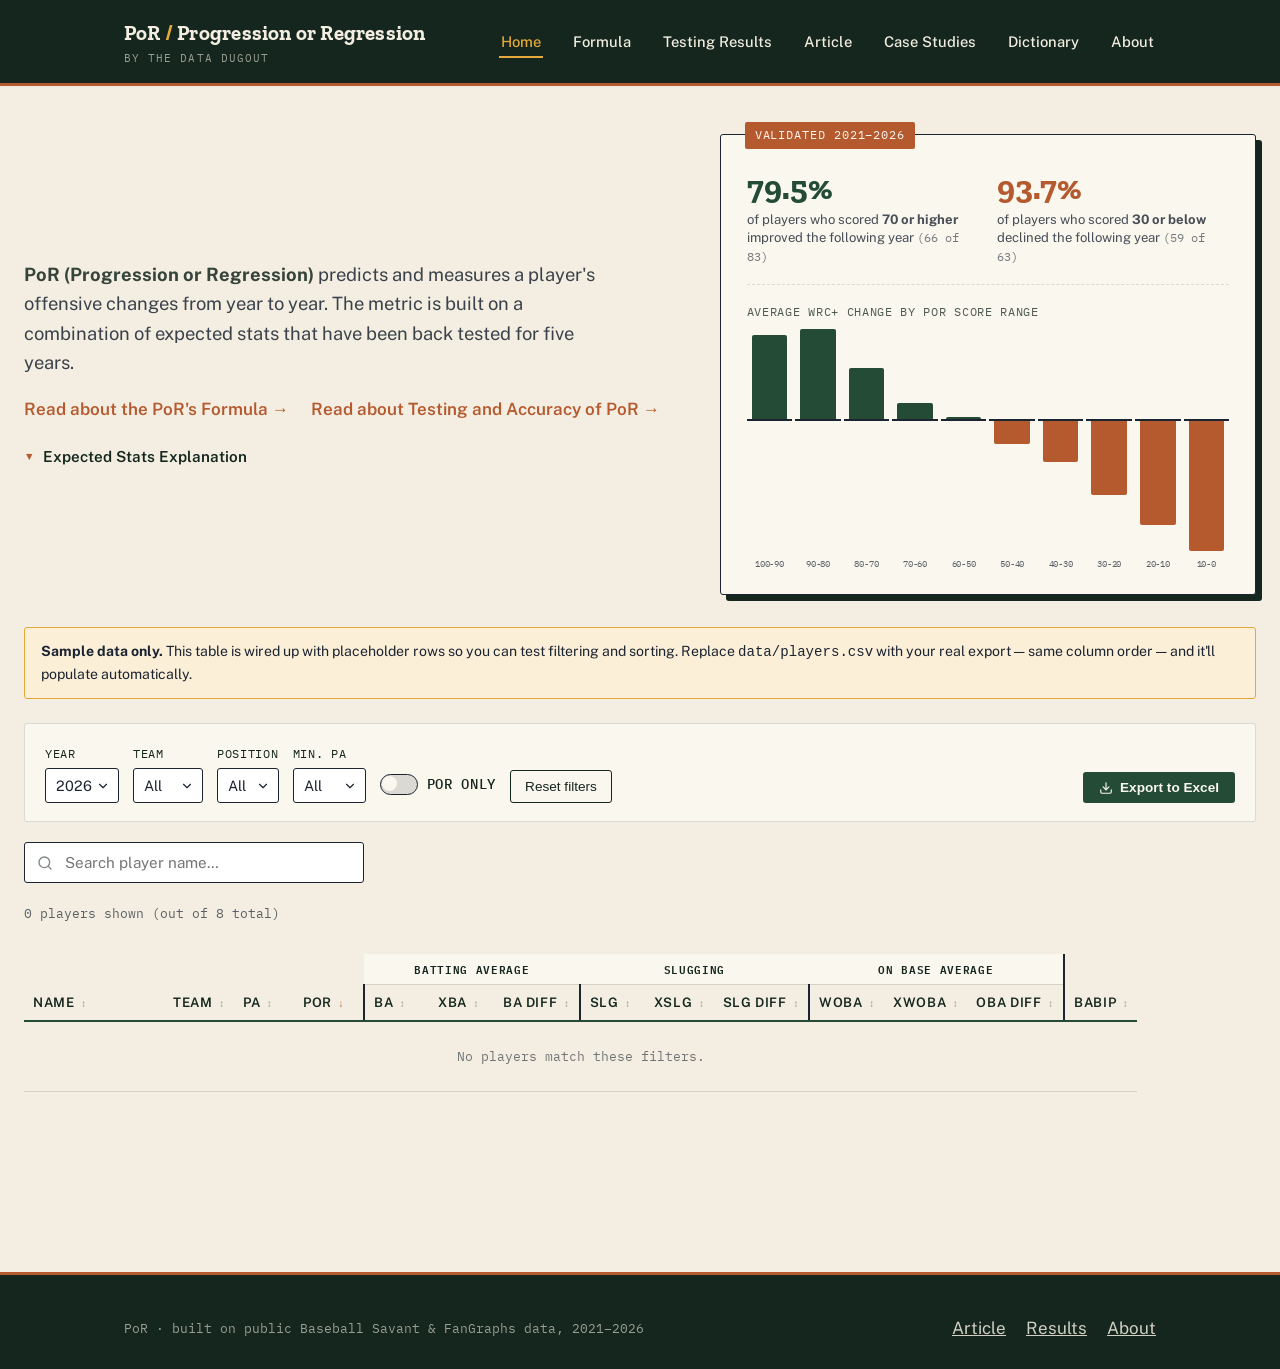
<file: index.html>
<!DOCTYPE html>
<html lang="en">
<head>
<meta charset="UTF-8">
<meta name="viewport" content="width=device-width, initial-scale=1.0">
<title>PoR — Progression or Regression | Player Leaderboard</title>
<meta name="description" content="PoR is a predictive metric that identifies which MLB hitters are due to improve or decline, built from four seasons of batted-ball luck data.">
<link rel="icon" type="image/png" sizes="32x32" href="assets/favicon-32x32.png">
<link rel="icon" type="image/png" sizes="16x16" href="assets/favicon-16x16.png">
<link rel="apple-touch-icon" sizes="180x180" href="assets/apple-touch-icon.png">
<link rel="icon" type="image/png" sizes="192x192" href="assets/android-chrome-192x192.png">
<link rel="shortcut icon" href="assets/favicon.ico">
<link rel="stylesheet" href="css/style.css">
<style>
  .filterbar{
    display:flex; flex-wrap:wrap; gap:14px; align-items:flex-end;
    background:var(--cream-050); border:1px solid var(--line); border-radius:var(--radius);
    padding:18px 20px; margin-bottom:20px;
  }
  .filterbar .field{display:flex; flex-direction:column; gap:5px;}
  .filterbar label{font-family:'IBM Plex Mono',monospace; font-size:.72rem; text-transform:uppercase; letter-spacing:.06em; color:var(--turf-900);}
  .filterbar select{
    font-family:'Public Sans',sans-serif; font-size:.9rem; padding:8px 26px 8px 10px;
    border:1px solid var(--ink-900); border-radius:var(--radius); background-color:#fff; color:var(--ink-900);
    width:auto; min-width:0;
    appearance:none; -webkit-appearance:none; -moz-appearance:none;
    background-image:url("data:image/svg+xml;utf8,<svg xmlns='http://www.w3.org/2000/svg' viewBox='0 0 24 24' fill='none' stroke='%231B2430' stroke-width='2' stroke-linecap='round' stroke-linejoin='round'><polyline points='6 9 12 15 18 9'/></svg>");
    background-repeat:no-repeat; background-position:right 8px center; background-size:14px;
  }
  .filterbar .reset{
    background:none; border:1px solid var(--turf-900); color:var(--turf-900);
    padding:8px 14px; border-radius:var(--radius); font-size:.85rem; cursor:pointer; height:fit-content;
  }
  .filterbar .reset:hover{background:var(--turf-900); color:var(--cream-100);}
  .filterbar .export{
    margin-left:auto; background:var(--turf-700); color:var(--cream-050);
    border:none; padding:8px 16px; border-radius:var(--radius); font-size:.85rem;
    font-weight:600; cursor:pointer; height:fit-content; display:flex; align-items:center; gap:7px;
  }
  .filterbar .export:hover{background:var(--turf-900);}
  .filterbar .export svg{width:14px; height:14px;}

  .searchbar{position:relative; margin-bottom:20px; max-width:340px;}
  .searchbar input{
    width:100%; padding:11px 14px 11px 40px; font-size:.95rem;
    font-family:'Public Sans',sans-serif; border:1px solid var(--ink-900);
    border-radius:var(--radius); background:#fff; color:var(--ink-900); box-sizing:border-box;
  }
  .searchbar input:focus{outline:2px solid var(--amber-400); outline-offset:1px;}
  .searchbar svg{
    position:absolute; left:13px; top:50%; transform:translateY(-50%);
    width:16px; height:16px; color:var(--turf-900); opacity:.55; pointer-events:none;
  }
  #leaderboard th{cursor:pointer; white-space:nowrap; user-select:none;}
  #leaderboard th .arrow{opacity:.4; font-size:.75em; margin-left:3px;}
  #leaderboard th.sorted .arrow{opacity:1; color:var(--clay-500);}
  #leaderboard td.name{font-family:'Public Sans',sans-serif; font-weight:600;}
  .rowcount{font-family:'IBM Plex Mono',monospace; font-size:.82rem; opacity:.7; margin:0 0 12px;}
  .placeholder-note{
    background:#FCEFD8; border:1px solid var(--amber-400); border-radius:var(--radius);
    padding:12px 16px; font-size:.88rem; margin-bottom:24px;
  }

  /* wider stage just for this page so 14 columns can fit without scrolling */
  .wrap-lb{max-width:1360px; margin:0 auto; padding:0 24px;}

  /* toggle switch */
  .toggle-field{display:flex; flex-direction:column; gap:5px;}
  .toggle{display:flex; align-items:center; gap:9px; cursor:pointer; height:38px;}
  .toggle input{position:absolute; opacity:0; width:0; height:0;}
  .toggle .track{
    width:38px; height:21px; background:var(--line); border:1.5px solid var(--ink-900);
    border-radius:999px; position:relative; transition:background .15s ease; flex:none;
  }
  .toggle .track::after{
    content:''; position:absolute; top:1px; left:1px; width:15px; height:15px;
    background:var(--cream-050); border-radius:50%; transition:transform .15s ease;
  }
  .toggle input:checked + .track{background:var(--turf-700);}
  .toggle input:checked + .track::after{transform:translateX(17px); background:var(--amber-400);}
  .toggle .tlabel{font-size:.88rem; font-weight:500;}

  /* tighter table so it fits on one screen (desktop) */
  #leaderboard{font-size:.82rem; table-layout:fixed; width:auto;}
  #leaderboard th, #leaderboard td{padding:7px 9px;}
  #leaderboard .grouprow th{
    text-align:center; background:var(--cream-050); border-bottom:1px solid var(--line);
    font-family:'IBM Plex Mono',monospace; font-size:.7rem; text-transform:uppercase;
    letter-spacing:.06em; color:var(--turf-900); cursor:default; padding:6px 4px;
  }
  #leaderboard .grouprow th.blank{background:transparent; border-bottom:none;}

  /* vertical section lines, matching a Savant-style box score */
  #leaderboard th:nth-child(5), #leaderboard td:nth-child(5),
  #leaderboard th:nth-child(8), #leaderboard td:nth-child(8),
  #leaderboard th:nth-child(11), #leaderboard td:nth-child(11),
  #leaderboard th:nth-child(14), #leaderboard td:nth-child(14){
    border-left:2px solid var(--ink-900);
  }

  /* PoR-only mode: hide every stat column past PoR */
  #leaderboard.por-only .grouprow{display:none;}
  #leaderboard.por-only th:nth-child(n+5),
  #leaderboard.por-only td:nth-child(n+5){display:none;}

  /* homepage intro strip above the table */
  .intro{padding:48px 0 32px;}
  .intro-grid{display:grid; grid-template-columns:1.1fr .9fr; gap:40px; align-items:center;}
  @media (max-width:860px){.intro-grid{grid-template-columns:1fr;}}
  .intro-links{display:flex; gap:22px; flex-wrap:wrap; margin-top:18px;}
  .intro-links a{font-weight:600; text-decoration:none;}
  .intro-links a:hover{text-decoration:underline;}

  .expl{margin-top:22px; max-width:56ch;}
  .expl summary{
    list-style:none; cursor:pointer; font-weight:600; color:var(--turf-900);
    font-size:.95rem; display:flex; align-items:center; gap:8px; user-select:none;
  }
  .expl summary::-webkit-details-marker{display:none;}
  .expl-arrow{
    display:inline-block; font-size:.7em; color:var(--clay-500);
    transition:transform .15s ease;
  }
  .expl[open] .expl-arrow{transform:rotate(-180deg);}
  .expl-body{
    margin-top:12px; padding-left:22px; border-left:2px solid var(--line);
  }
  .expl-body p{font-size:.92rem; opacity:.85; margin:0;}
  .expl-body p + p{margin-top:10px;}

  /* dual high/low stat row inside the scorecard */
  .dualstat{display:flex; gap:18px; margin-top:8px;}
  .dualstat-item{flex:1;}
  .dualstat-num{font-family:'Zilla Slab', serif; font-weight:700; font-size:2.1rem; line-height:1;}
  .dualstat-num.improve{color:var(--turf-700);}
  .dualstat-num.regress{color:var(--clay-500);}
  .dualstat-cap{font-size:.82rem; opacity:.8; margin-top:6px; line-height:1.4;}
  .dualstat-cap .mono{font-family:'IBM Plex Mono',monospace; font-size:.92em; opacity:.75;}

  /* diverging bar chart: avg wRC+ change by PoR range */
  .wrc-title{
    font-family:'IBM Plex Mono',monospace; font-size:.72rem; text-transform:uppercase;
    letter-spacing:.06em; color:var(--turf-900); opacity:.75; margin:0 0 10px;
  }
  .wrc-chart{display:flex; align-items:flex-start; gap:3px;}
  .wrc-col{flex:1; display:flex; flex-direction:column; align-items:center; min-width:0;}
  .wrc-pos{height:90px; width:100%; display:flex; align-items:flex-end; justify-content:center; border-bottom:2px solid var(--ink-900);}
  .wrc-neg{height:130px; width:100%; display:flex; align-items:flex-start; justify-content:center;}
  .wrc-pos .bar{width:78%; background:var(--turf-700); border-radius:2px 2px 0 0;}
  .wrc-neg .bar{width:78%; background:var(--clay-500); border-radius:0 0 2px 2px;}
  .wrc-lbl{
    margin-top:6px; font-size:.56rem; font-family:'IBM Plex Mono',monospace;
    opacity:.7; white-space:nowrap; letter-spacing:-.02em;
  }
</style>
</head>
<body>

<header class="site">
  <nav class="nav">
    <a href="index.html" class="brandlink">
      <span class="brand">PoR <span>/</span> Progression or Regression</span>
      <span class="tagline">By The Data Dugout</span>
    </a>
    <button class="navtoggle" aria-label="Toggle navigation">Menu</button>
    <ul class="navlinks">
      <li><a href="index.html" class="active">Home</a></li>
      <li><a href="methodology.html">Formula</a></li>
      <li><a href="results.html">Testing Results</a></li>
      <li><a href="article.html">Article</a></li>
      <li><a href="case-studies.html">Case Studies</a></li>
      <li><a href="dictionary.html">Dictionary</a></li>
      <li><a href="about.html">About</a></li>
    </ul>
  </nav>
</header>

<main>

  <section class="intro">
    <div class="wrap-lb intro-grid">
      <div>
        <p style="font-size:1.15rem; max-width:52ch; opacity:.85; margin:0;">
          <strong style="color:var(--turf-900);">PoR (Progression or Regression)</strong>
          predicts and measures a player's offensive changes from year to year. The
          metric is built on a combination of expected stats that have been back
          tested for five years.
        </p>
        <div class="intro-links">
          <a href="methodology.html">Read about the PoR's Formula &rarr;</a>
          <a href="results.html">Read about Testing and Accuracy of PoR &rarr;</a>
        </div>

        <details class="expl">
          <summary><span class="expl-arrow">&#9660;</span> Expected Stats Explanation</summary>
          <div class="expl-body">
            <p>Expected stats are a Statcast metric used by MLB to strip defense,
            ballpark, and luck out of the equation. If a hitter squares up a ball and
            an outfielder makes a leaping catch at the wall, the box score shows an
            out — a .000 result on that swing. But based on that ball's exit velocity,
            launch angle, and barrel classification, batted balls with that exact
            profile land for a hit about 70% of the time. That 70% is the player's
            <em>expected</em> outcome on that swing, independent of what actually
            happened to it.</p>
            <p>Over a full season — and especially across many seasons — actual
            results tend to drift back toward those expected numbers, the same way
            any sample converges toward its underlying probability the longer you
            run it.</p>
          </div>
        </details>
      </div>

      <div class="scorecard">
        <span class="tag">Validated 2021&ndash;2026</span>

        <div class="dualstat">
          <div class="dualstat-item">
            <div class="dualstat-num improve">79.5%</div>
            <div class="dualstat-cap">of players who scored <strong>70 or higher</strong> improved the following year <span class="mono">(66 of 83)</span></div>
          </div>
          <div class="dualstat-item">
            <div class="dualstat-num regress">93.7%</div>
            <div class="dualstat-cap">of players who scored <strong>30 or below</strong> declined the following year <span class="mono">(59 of 63)</span></div>
          </div>
        </div>

        <hr>

        <p class="wrc-title">Average wRC+ Change by PoR Score Range</p>
        <div class="wrc-chart" role="img" aria-label="Diverging bar chart of average wRC+ change by PoR score range, from +39.7 at 90-80 down to -57.3 at 10-0">
          <div class="wrc-col"><div class="wrc-pos"><div class="bar" style="height:84px;"></div></div><div class="wrc-neg"></div><div class="wrc-lbl">100-90</div></div>
          <div class="wrc-col"><div class="wrc-pos"><div class="bar" style="height:90px;"></div></div><div class="wrc-neg"></div><div class="wrc-lbl">90-80</div></div>
          <div class="wrc-col"><div class="wrc-pos"><div class="bar" style="height:51px;"></div></div><div class="wrc-neg"></div><div class="wrc-lbl">80-70</div></div>
          <div class="wrc-col"><div class="wrc-pos"><div class="bar" style="height:16px;"></div></div><div class="wrc-neg"></div><div class="wrc-lbl">70-60</div></div>
          <div class="wrc-col"><div class="wrc-pos"><div class="bar" style="height:2px;"></div></div><div class="wrc-neg"></div><div class="wrc-lbl">60-50</div></div>
          <div class="wrc-col"><div class="wrc-pos"></div><div class="wrc-neg"><div class="bar" style="height:23px;"></div></div><div class="wrc-lbl">50-40</div></div>
          <div class="wrc-col"><div class="wrc-pos"></div><div class="wrc-neg"><div class="bar" style="height:41px;"></div></div><div class="wrc-lbl">40-30</div></div>
          <div class="wrc-col"><div class="wrc-pos"></div><div class="wrc-neg"><div class="bar" style="height:74px;"></div></div><div class="wrc-lbl">30-20</div></div>
          <div class="wrc-col"><div class="wrc-pos"></div><div class="wrc-neg"><div class="bar" style="height:104px;"></div></div><div class="wrc-lbl">20-10</div></div>
          <div class="wrc-col"><div class="wrc-pos"></div><div class="wrc-neg"><div class="bar" style="height:130px;"></div></div><div class="wrc-lbl">10-0</div></div>
        </div>
      </div>
    </div>
  </section>

  <section style="padding-top:0;">
    <div class="wrap-lb">

      <div class="placeholder-note">
        <strong>Sample data only.</strong> This table is wired up with placeholder rows
        so you can test filtering and sorting. Replace <code>data/players.csv</code>
        with your real export — same column order — and it'll populate automatically.
      </div>

      <div class="filterbar">
        <div class="field">
          <label for="f-year">Year</label>
          <select id="f-year"></select>
        </div>
        <div class="field">
          <label for="f-team">Team</label>
          <select id="f-team"><option value="">All</option></select>
        </div>
        <div class="field">
          <label for="f-pos">Position</label>
          <select id="f-pos"><option value="">All</option></select>
        </div>
        <div class="field">
          <label for="f-pa">Min. PA</label>
          <select id="f-pa">
            <option value="0">All</option>
            <option value="100">100+</option>
            <option value="200">200+</option>
            <option value="300">300+</option>
            <option value="400">400+</option>
            <option value="500">500+</option>
          </select>
        </div>
        <div class="toggle-field">
          <label>&nbsp;</label>
          <label class="toggle">
            <input type="checkbox" id="f-poronly">
            <span class="track"></span>
            <span class="tlabel">PoR only</span>
          </label>
        </div>
        <button class="reset" id="reset-filters">Reset filters</button>
        <button class="export" id="export-csv">
          <svg viewBox="0 0 24 24" fill="none" stroke="currentColor" stroke-width="2" stroke-linecap="round" stroke-linejoin="round"><path d="M21 15v4a2 2 0 0 1-2 2H5a2 2 0 0 1-2-2v-4"/><polyline points="7 10 12 15 17 10"/><line x1="12" y1="15" x2="12" y2="3"/></svg>
          Export to Excel
        </button>
      </div>

      <div class="searchbar">
        <svg viewBox="0 0 24 24" fill="none" stroke="currentColor" stroke-width="2" stroke-linecap="round" stroke-linejoin="round"><circle cx="11" cy="11" r="8"/><line x1="21" y1="21" x2="16.65" y2="16.65"/></svg>
        <input type="text" id="f-search" placeholder="Search player name&hellip;" autocomplete="off">
      </div>

      <p class="rowcount" id="rowcount">Loading player data&hellip;</p>

      <div class="table-wrap">
        <table id="leaderboard">
          <colgroup>
            <col style="width:140px;">
            <col style="width:60px;">
            <col style="width:60px;">
            <col style="width:70px;">
            <col style="width:65px;">
            <col style="width:65px;">
            <col style="width:78px;">
            <col style="width:65px;">
            <col style="width:65px;">
            <col style="width:78px;">
            <col style="width:65px;">
            <col style="width:65px;">
            <col style="width:78px;">
            <col style="width:65px;">
          </colgroup>
          <thead>
            <tr class="grouprow">
              <th class="blank" colspan="4"></th>
              <th colspan="3">Batting Average</th>
              <th colspan="3">Slugging</th>
              <th colspan="3">On Base Average</th>
              <th class="blank" colspan="1"></th>
            </tr>
            <tr>
              <th data-key="Name" data-type="string">Name <span class="arrow">&#8597;</span></th>
              <th data-key="Team" data-type="string">Team <span class="arrow">&#8597;</span></th>
              <th data-key="PA" data-type="number">PA <span class="arrow">&#8597;</span></th>
              <th data-key="PoR" data-type="number">PoR <span class="arrow">&#8597;</span></th>
              <th data-key="BA" data-type="number">BA <span class="arrow">&#8597;</span></th>
              <th data-key="xBA" data-type="number">xBA <span class="arrow">&#8597;</span></th>
              <th data-key="BA_Diff" data-type="number">BA Diff <span class="arrow">&#8597;</span></th>
              <th data-key="SLG" data-type="number">SLG <span class="arrow">&#8597;</span></th>
              <th data-key="xSLG" data-type="number">xSLG <span class="arrow">&#8597;</span></th>
              <th data-key="SLG_Diff" data-type="number">SLG Diff <span class="arrow">&#8597;</span></th>
              <th data-key="wOBA" data-type="number">wOBA <span class="arrow">&#8597;</span></th>
              <th data-key="xwOBA" data-type="number">xwOBA <span class="arrow">&#8597;</span></th>
              <th data-key="OBA_Diff" data-type="number">OBA Diff <span class="arrow">&#8597;</span></th>
              <th data-key="BABIP" data-type="number">BABIP <span class="arrow">&#8597;</span></th>
            </tr>
          </thead>
          <tbody id="leaderboard-body">
          </tbody>
        </table>
      </div>

    </div>
  </section>
</main>

<footer class="site">
  <div class="wrap">
    <div class="fine">PoR &middot; built on public Baseball Savant &amp; FanGraphs data, 2021&ndash;2026</div>
    <div style="display:flex; gap:20px;">
      <a href="article.html">Article</a>
      <a href="results.html">Results</a>
      <a href="about.html">About</a>
    </div>
  </div>
</footer>

<script src="js/main.js"></script>
<script src="js/leaderboard.js"></script>
</body>
</html>
</file>
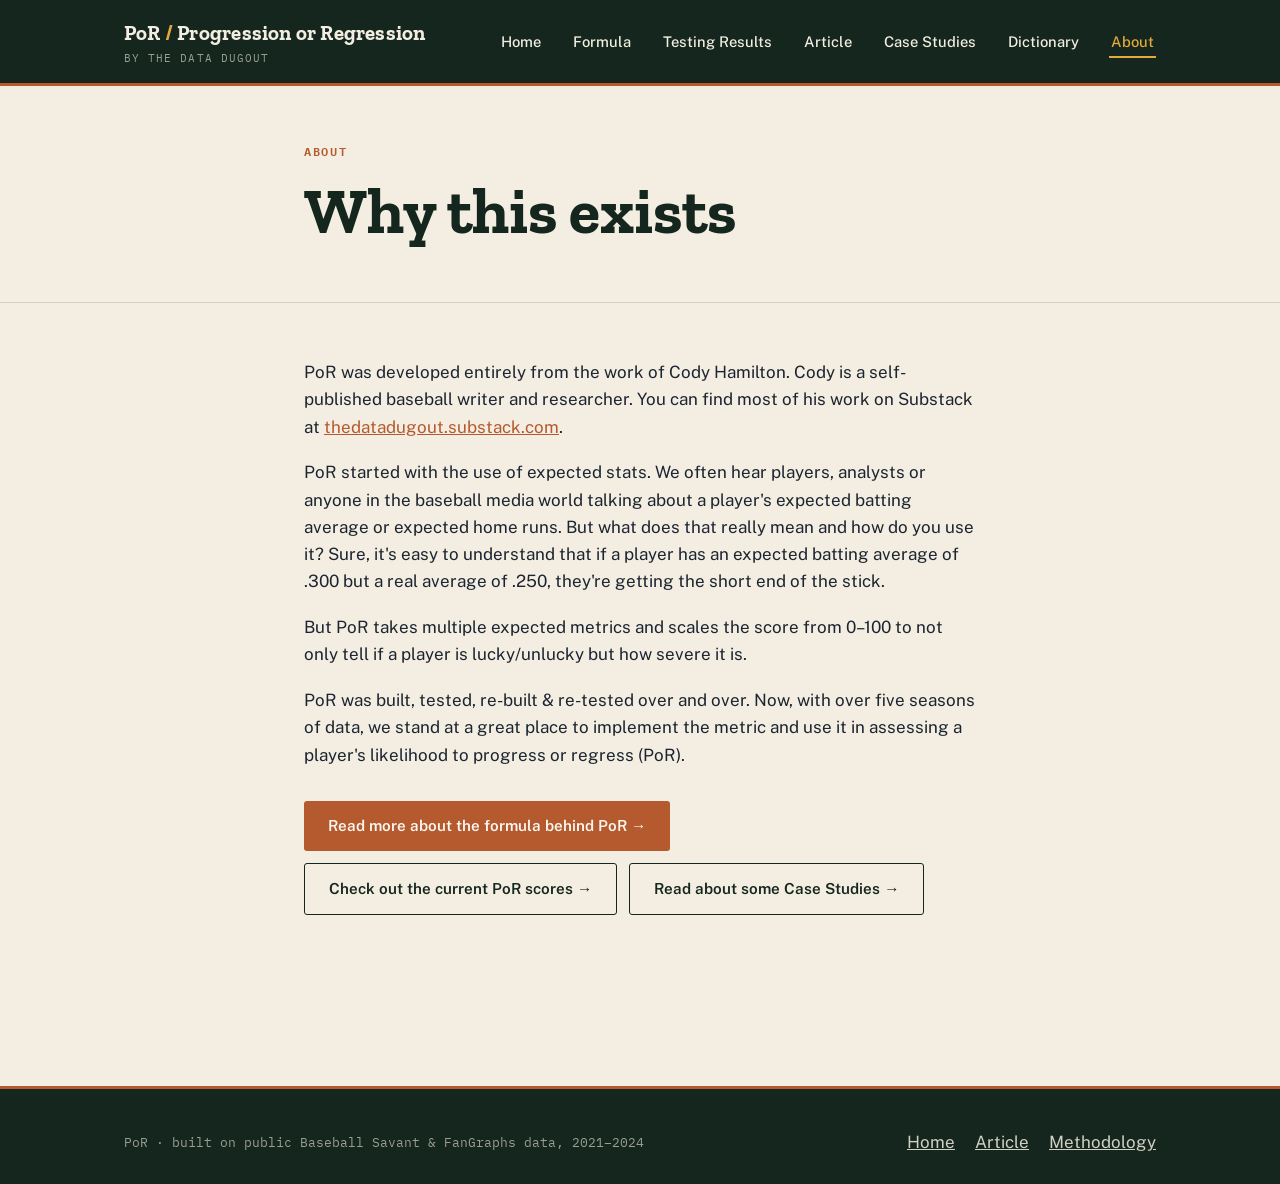
<file: about.html>
<!DOCTYPE html>
<html lang="en">
<head>
<meta charset="UTF-8">
<meta name="viewport" content="width=device-width, initial-scale=1.0">
<title>About — PoR</title>
<link rel="icon" type="image/png" sizes="32x32" href="assets/favicon-32x32.png">
<link rel="icon" type="image/png" sizes="16x16" href="assets/favicon-16x16.png">
<link rel="apple-touch-icon" sizes="180x180" href="assets/apple-touch-icon.png">
<link rel="icon" type="image/png" sizes="192x192" href="assets/android-chrome-192x192.png">
<link rel="shortcut icon" href="assets/favicon.ico">
<link rel="stylesheet" href="css/style.css">
</head>
<body>

<header class="site">
  <nav class="nav">
    <a href="index.html" class="brandlink">
      <span class="brand">PoR <span>/</span> Progression or Regression</span>
      <span class="tagline">By The Data Dugout</span>
    </a>
    <button class="navtoggle" aria-label="Toggle navigation">Menu</button>
    <ul class="navlinks">
      <li><a href="index.html">Home</a></li>
      <li><a href="methodology.html">Formula</a></li>
      <li><a href="results.html">Testing Results</a></li>
      <li><a href="article.html">Article</a></li>
      <li><a href="case-studies.html">Case Studies</a></li>
      <li><a href="dictionary.html">Dictionary</a></li>
      <li><a href="about.html" class="active">About</a></li>
    </ul>
  </nav>
</header>

<main>
  <section class="pagehero">
    <div class="wrap" style="max-width:72ch;">
      <p class="eyebrow">About</p>
      <h1>Why this exists</h1>
    </div>
  </section>

  <section>
    <div class="wrap" style="max-width:72ch;">
      <p>PoR was developed entirely from the work of Cody Hamilton. Cody is a
      self-published baseball writer and researcher. You can find most of his work
      on Substack at <a href="https://thedatadugout.substack.com/" target="_blank" rel="noopener">thedatadugout.substack.com</a>.</p>

      <p>PoR started with the use of expected stats. We often hear players, analysts
      or anyone in the baseball media world talking about a player's expected batting
      average or expected home runs. But what does that really mean and how do you
      use it? Sure, it's easy to understand that if a player has an expected batting
      average of .300 but a real average of .250, they're getting the short end of
      the stick.</p>

      <p>But PoR takes multiple expected metrics and scales the score from 0&ndash;100
      to not only tell if a player is lucky/unlucky but how severe it is.</p>

      <p>PoR was built, tested, re-built &amp; re-tested over and over. Now, with over
      five seasons of data, we stand at a great place to implement the metric and use
      it in assessing a player's likelihood to progress or regress (PoR).</p>

      <p style="margin-top:32px; display:flex; flex-wrap:wrap; gap:12px;">
        <a href="methodology.html" class="btn">Read more about the formula behind PoR &rarr;</a>
        <a href="index.html" class="btn ghost">Check out the current PoR scores &rarr;</a>
        <a href="case-studies.html" class="btn ghost">Read about some Case Studies &rarr;</a>
      </p>
    </div>
  </section>
</main>

<footer class="site">
  <div class="wrap">
    <div class="fine">PoR &middot; built on public Baseball Savant &amp; FanGraphs data, 2021&ndash;2024</div>
    <div style="display:flex; gap:20px;">
      <a href="index.html">Home</a>
      <a href="article.html">Article</a>
      <a href="methodology.html">Methodology</a>
    </div>
  </div>
</footer>

<script src="js/main.js"></script>
</body>
</html>
</file>
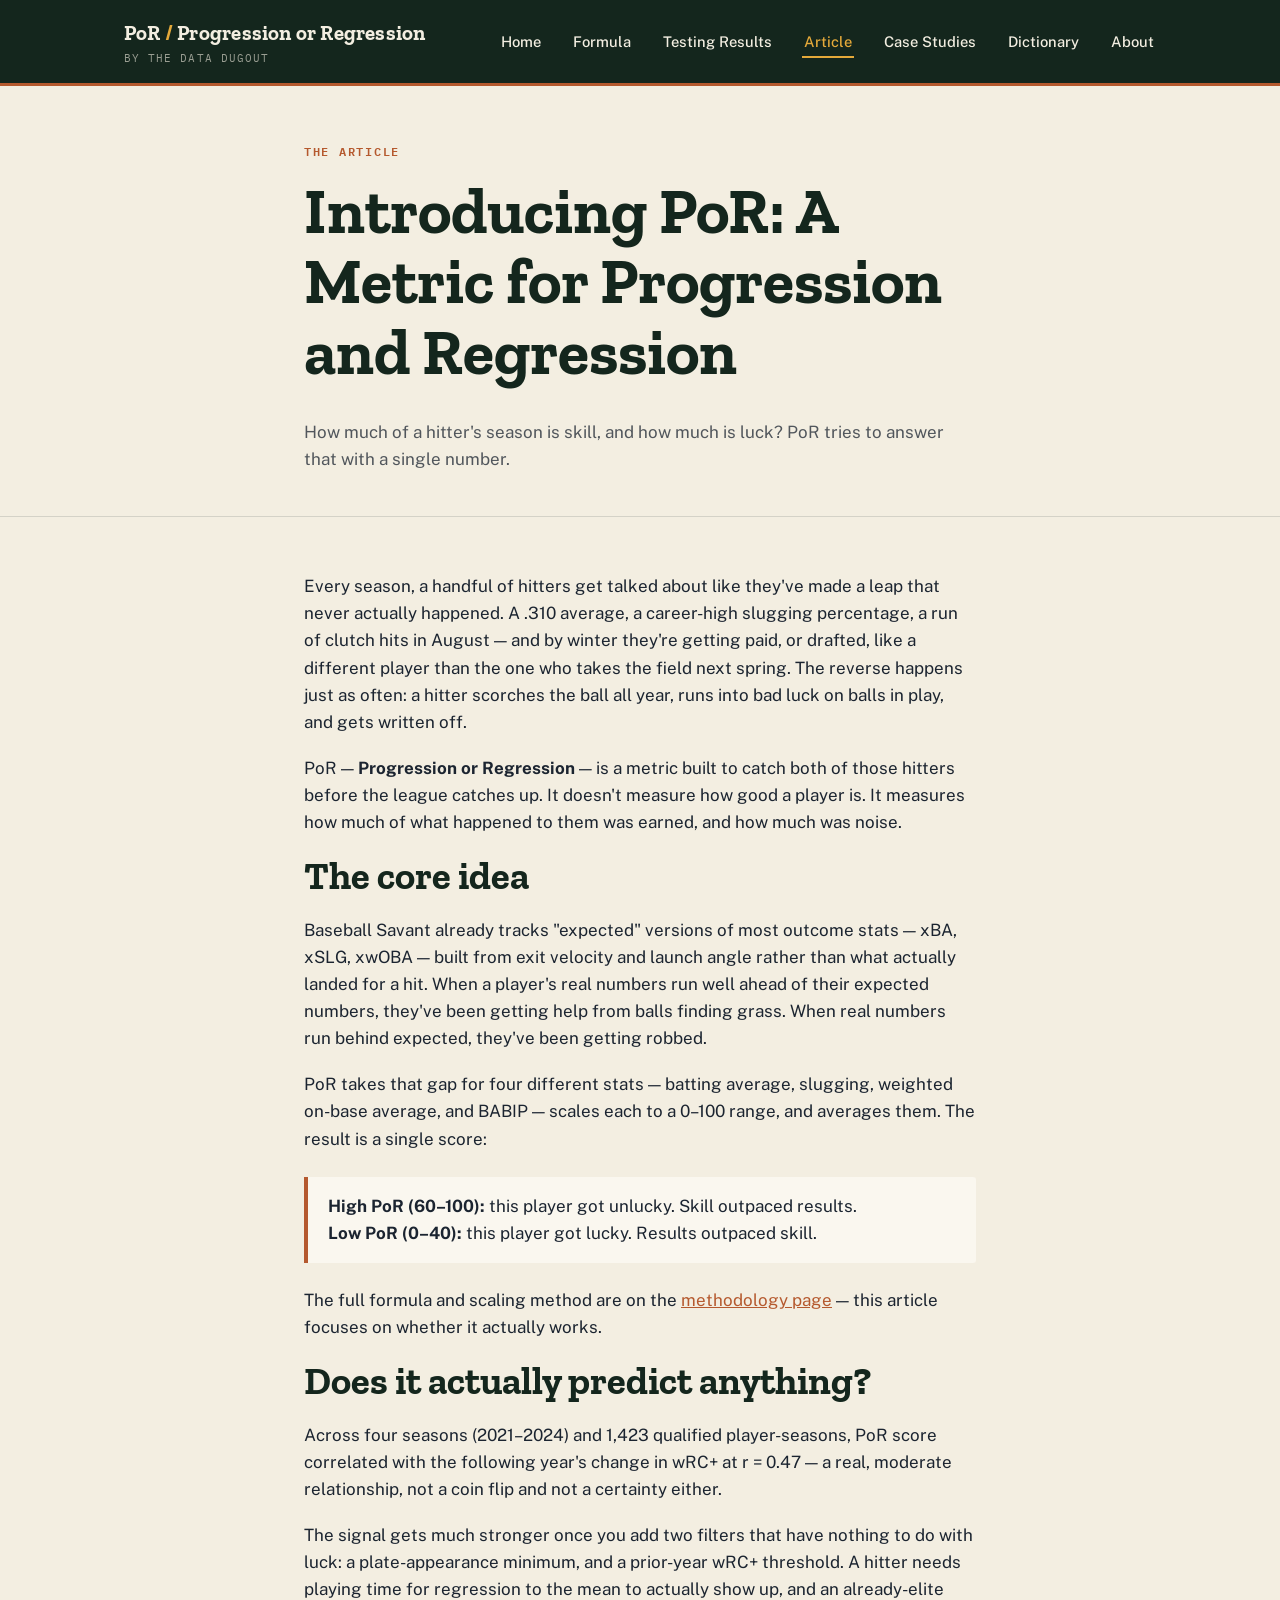
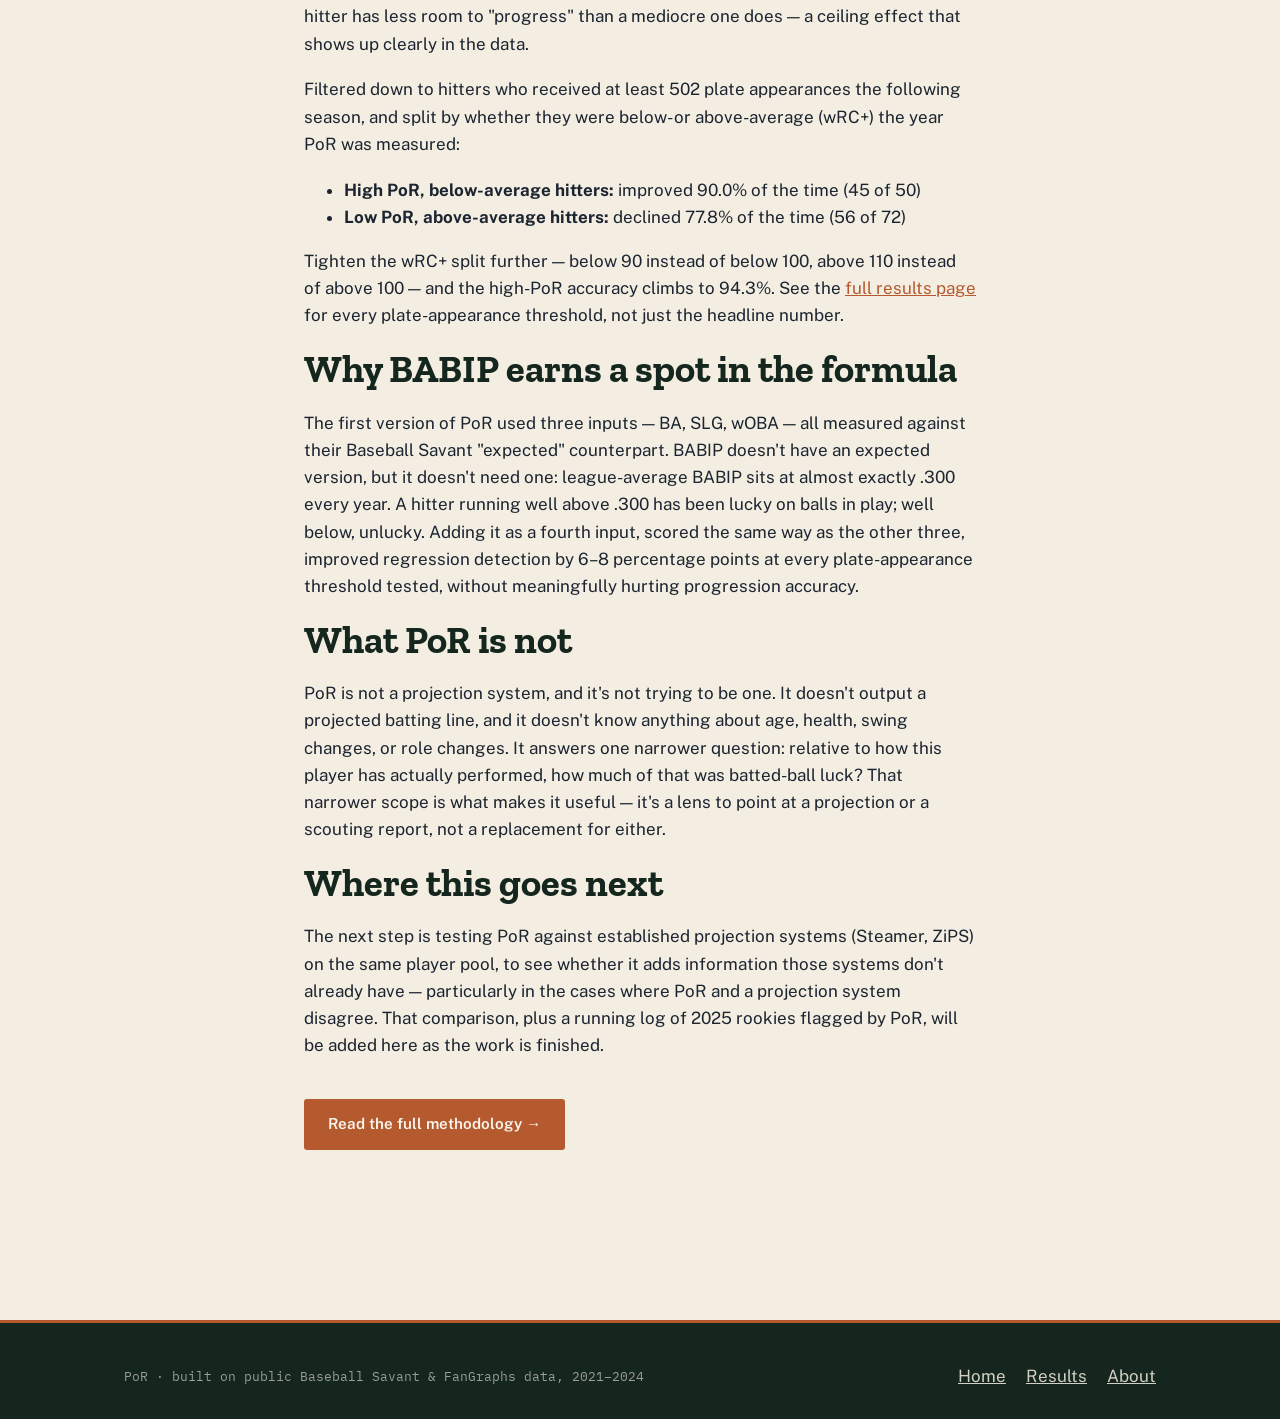
<file: article.html>
<!DOCTYPE html>
<html lang="en">
<head>
<meta charset="UTF-8">
<meta name="viewport" content="width=device-width, initial-scale=1.0">
<title>Introducing PoR — The Article</title>
<link rel="icon" type="image/png" sizes="32x32" href="assets/favicon-32x32.png">
<link rel="icon" type="image/png" sizes="16x16" href="assets/favicon-16x16.png">
<link rel="apple-touch-icon" sizes="180x180" href="assets/apple-touch-icon.png">
<link rel="icon" type="image/png" sizes="192x192" href="assets/android-chrome-192x192.png">
<link rel="shortcut icon" href="assets/favicon.ico">
<link rel="stylesheet" href="css/style.css">
</head>
<body>

<header class="site">
  <nav class="nav">
    <a href="index.html" class="brandlink">
      <span class="brand">PoR <span>/</span> Progression or Regression</span>
      <span class="tagline">By The Data Dugout</span>
    </a>
    <button class="navtoggle" aria-label="Toggle navigation">Menu</button>
    <ul class="navlinks">
      <li><a href="index.html">Home</a></li>
      <li><a href="methodology.html">Formula</a></li>
      <li><a href="results.html">Testing Results</a></li>
      <li><a href="article.html" class="active">Article</a></li>
      <li><a href="case-studies.html">Case Studies</a></li>
      <li><a href="dictionary.html">Dictionary</a></li>
      <li><a href="about.html">About</a></li>
    </ul>
  </nav>
</header>

<main>
  <section class="pagehero">
    <div class="wrap" style="max-width:72ch;">
      <p class="eyebrow">The Article</p>
      <h1>Introducing PoR: A Metric for Progression and Regression</h1>
      <p style="opacity:.75;">How much of a hitter's season is skill, and how much is luck? PoR tries to answer that with a single number.</p>
    </div>
  </section>

  <section>
    <div class="wrap" style="max-width:72ch;">

      <p>Every season, a handful of hitters get talked about like they've made a leap
      that never actually happened. A .310 average, a career-high slugging
      percentage, a run of clutch hits in August — and by winter they're getting
      paid, or drafted, like a different player than the one who takes the field
      next spring. The reverse happens just as often: a hitter scorches the ball all
      year, runs into bad luck on balls in play, and gets written off.</p>

      <p>PoR — <strong>Progression or Regression</strong> — is a metric built to catch
      both of those hitters before the league catches up. It doesn't measure how good
      a player is. It measures how much of what happened to them was earned, and how
      much was noise.</p>

      <h2>The core idea</h2>
      <p>Baseball Savant already tracks "expected" versions of most outcome stats —
      xBA, xSLG, xwOBA — built from exit velocity and launch angle rather than what
      actually landed for a hit. When a player's real numbers run well ahead of their
      expected numbers, they've been getting help from balls finding grass. When real
      numbers run behind expected, they've been getting robbed.</p>

      <p>PoR takes that gap for four different stats — batting average, slugging,
      weighted on-base average, and BABIP — scales each to a 0–100 range, and
      averages them. The result is a single score:</p>

      <div class="callout">
        <strong>High PoR (60–100):</strong> this player got unlucky. Skill outpaced results.<br>
        <strong>Low PoR (0–40):</strong> this player got lucky. Results outpaced skill.
      </div>

      <p>The full formula and scaling method are on the <a href="methodology.html">methodology page</a> —
      this article focuses on whether it actually works.</p>

      <h2>Does it actually predict anything?</h2>
      <p>Across four seasons (2021&ndash;2024) and 1,423 qualified player-seasons, PoR
      score correlated with the following year's change in wRC+ at r = 0.47 — a real,
      moderate relationship, not a coin flip and not a certainty either.</p>

      <p>The signal gets much stronger once you add two filters that have nothing to
      do with luck: a plate-appearance minimum, and a prior-year wRC+ threshold. A
      hitter needs playing time for regression to the mean to actually show up, and
      an already-elite hitter has less room to "progress" than a mediocre one does —
      a ceiling effect that shows up clearly in the data.</p>

      <p>Filtered down to hitters who received at least 502 plate appearances the
      following season, and split by whether they were below- or above-average
      (wRC+) the year PoR was measured:</p>

      <ul>
        <li><strong>High PoR, below-average hitters:</strong> improved 90.0% of the time (45 of 50)</li>
        <li><strong>Low PoR, above-average hitters:</strong> declined 77.8% of the time (56 of 72)</li>
      </ul>

      <p>Tighten the wRC+ split further — below 90 instead of below 100, above 110
      instead of above 100 — and the high-PoR accuracy climbs to 94.3%. See the
      <a href="results.html">full results page</a> for every plate-appearance
      threshold, not just the headline number.</p>

      <h2>Why BABIP earns a spot in the formula</h2>
      <p>The first version of PoR used three inputs — BA, SLG, wOBA — all measured
      against their Baseball Savant "expected" counterpart. BABIP doesn't have an
      expected version, but it doesn't need one: league-average BABIP sits at almost
      exactly .300 every year. A hitter running well above .300 has been lucky on
      balls in play; well below, unlucky. Adding it as a fourth input, scored the same
      way as the other three, improved regression detection by 6&ndash;8 percentage
      points at every plate-appearance threshold tested, without meaningfully hurting
      progression accuracy.</p>

      <h2>What PoR is not</h2>
      <p>PoR is not a projection system, and it's not trying to be one. It doesn't
      output a projected batting line, and it doesn't know anything about age, health,
      swing changes, or role changes. It answers one narrower question: relative to
      how this player has actually performed, how much of that was batted-ball luck?
      That narrower scope is what makes it useful — it's a lens to point at a
      projection or a scouting report, not a replacement for either.</p>

      <h2>Where this goes next</h2>
      <p>The next step is testing PoR against established projection systems
      (Steamer, ZiPS) on the same player pool, to see whether it adds information
      those systems don't already have — particularly in the cases where PoR and a
      projection system disagree. That comparison, plus a running log of 2025
      rookies flagged by PoR, will be added here as the work is finished.</p>

      <p style="margin-top:40px;"><a href="methodology.html" class="btn">Read the full methodology &rarr;</a></p>

    </div>
  </section>
</main>

<footer class="site">
  <div class="wrap">
    <div class="fine">PoR &middot; built on public Baseball Savant &amp; FanGraphs data, 2021&ndash;2024</div>
    <div style="display:flex; gap:20px;">
      <a href="index.html">Home</a>
      <a href="results.html">Results</a>
      <a href="about.html">About</a>
    </div>
  </div>
</footer>

<script src="js/main.js"></script>
</body>
</html>
</file>
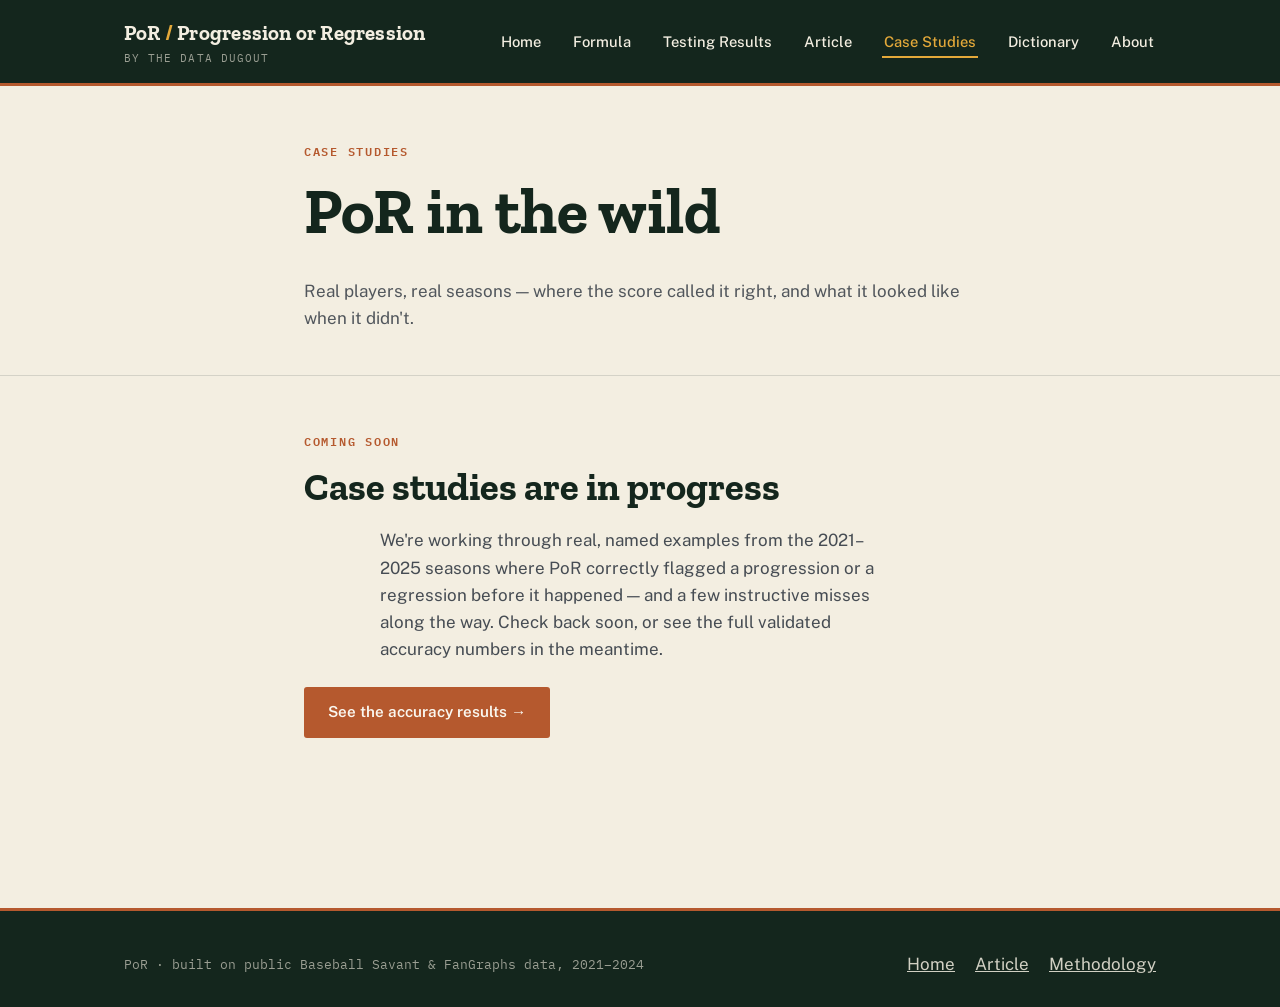
<file: case-studies.html>
<!DOCTYPE html>
<html lang="en">
<head>
<meta charset="UTF-8">
<meta name="viewport" content="width=device-width, initial-scale=1.0">
<title>Case Studies — PoR</title>
<link rel="icon" type="image/png" sizes="32x32" href="assets/favicon-32x32.png">
<link rel="icon" type="image/png" sizes="16x16" href="assets/favicon-16x16.png">
<link rel="apple-touch-icon" sizes="180x180" href="assets/apple-touch-icon.png">
<link rel="icon" type="image/png" sizes="192x192" href="assets/android-chrome-192x192.png">
<link rel="shortcut icon" href="assets/favicon.ico">
<link rel="stylesheet" href="css/style.css">
</head>
<body>

<header class="site">
  <nav class="nav">
    <a href="index.html" class="brandlink">
      <span class="brand">PoR <span>/</span> Progression or Regression</span>
      <span class="tagline">By The Data Dugout</span>
    </a>
    <button class="navtoggle" aria-label="Toggle navigation">Menu</button>
    <ul class="navlinks">
      <li><a href="index.html">Home</a></li>
      <li><a href="methodology.html">Formula</a></li>
      <li><a href="results.html">Testing Results</a></li>
      <li><a href="article.html">Article</a></li>
      <li><a href="case-studies.html" class="active">Case Studies</a></li>
      <li><a href="dictionary.html">Dictionary</a></li>
      <li><a href="about.html">About</a></li>
    </ul>
  </nav>
</header>

<main>
  <section class="pagehero">
    <div class="wrap" style="max-width:72ch;">
      <p class="eyebrow">Case Studies</p>
      <h1>PoR in the wild</h1>
      <p style="opacity:.75;">Real players, real seasons &mdash; where the score called it
      right, and what it looked like when it didn't.</p>
    </div>
  </section>

  <section>
    <div class="wrap" style="max-width:72ch;">

      <div class="comingsoon">
        <p class="eyebrow">Coming soon</p>
        <h2 style="margin-top:8px;">Case studies are in progress</h2>
        <p style="max-width:52ch; margin:12px auto 0; opacity:.8;">
          We're working through real, named examples from the 2021&ndash;2025 seasons
          where PoR correctly flagged a progression or a regression before it
          happened &mdash; and a few instructive misses along the way. Check back soon,
          or see the full validated accuracy numbers in the meantime.
        </p>
        <p style="margin-top:24px;"><a href="results.html" class="btn">See the accuracy results &rarr;</a></p>
      </div>

    </div>
  </section>
</main>

<footer class="site">
  <div class="wrap">
    <div class="fine">PoR &middot; built on public Baseball Savant &amp; FanGraphs data, 2021&ndash;2024</div>
    <div style="display:flex; gap:20px;">
      <a href="index.html">Home</a>
      <a href="article.html">Article</a>
      <a href="methodology.html">Methodology</a>
    </div>
  </div>
</footer>

<script src="js/main.js"></script>
</body>
</html>
</file>
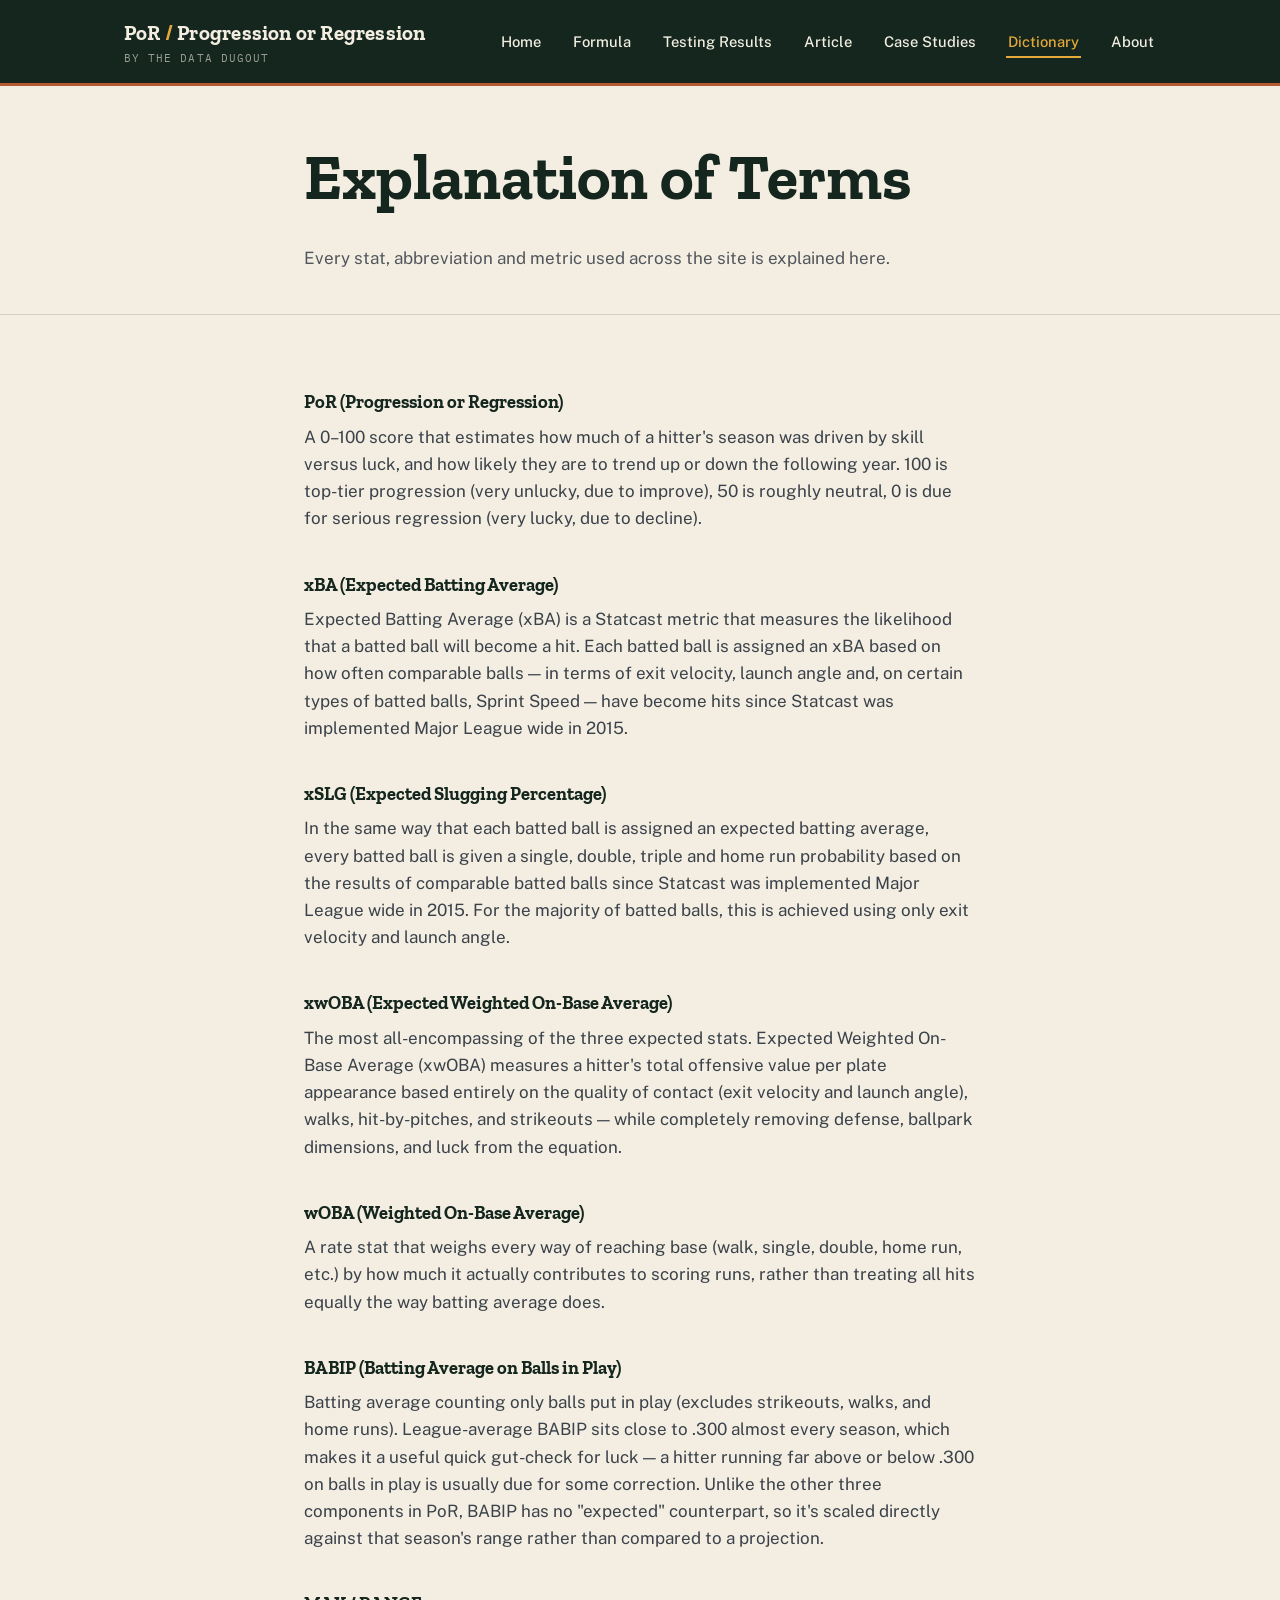
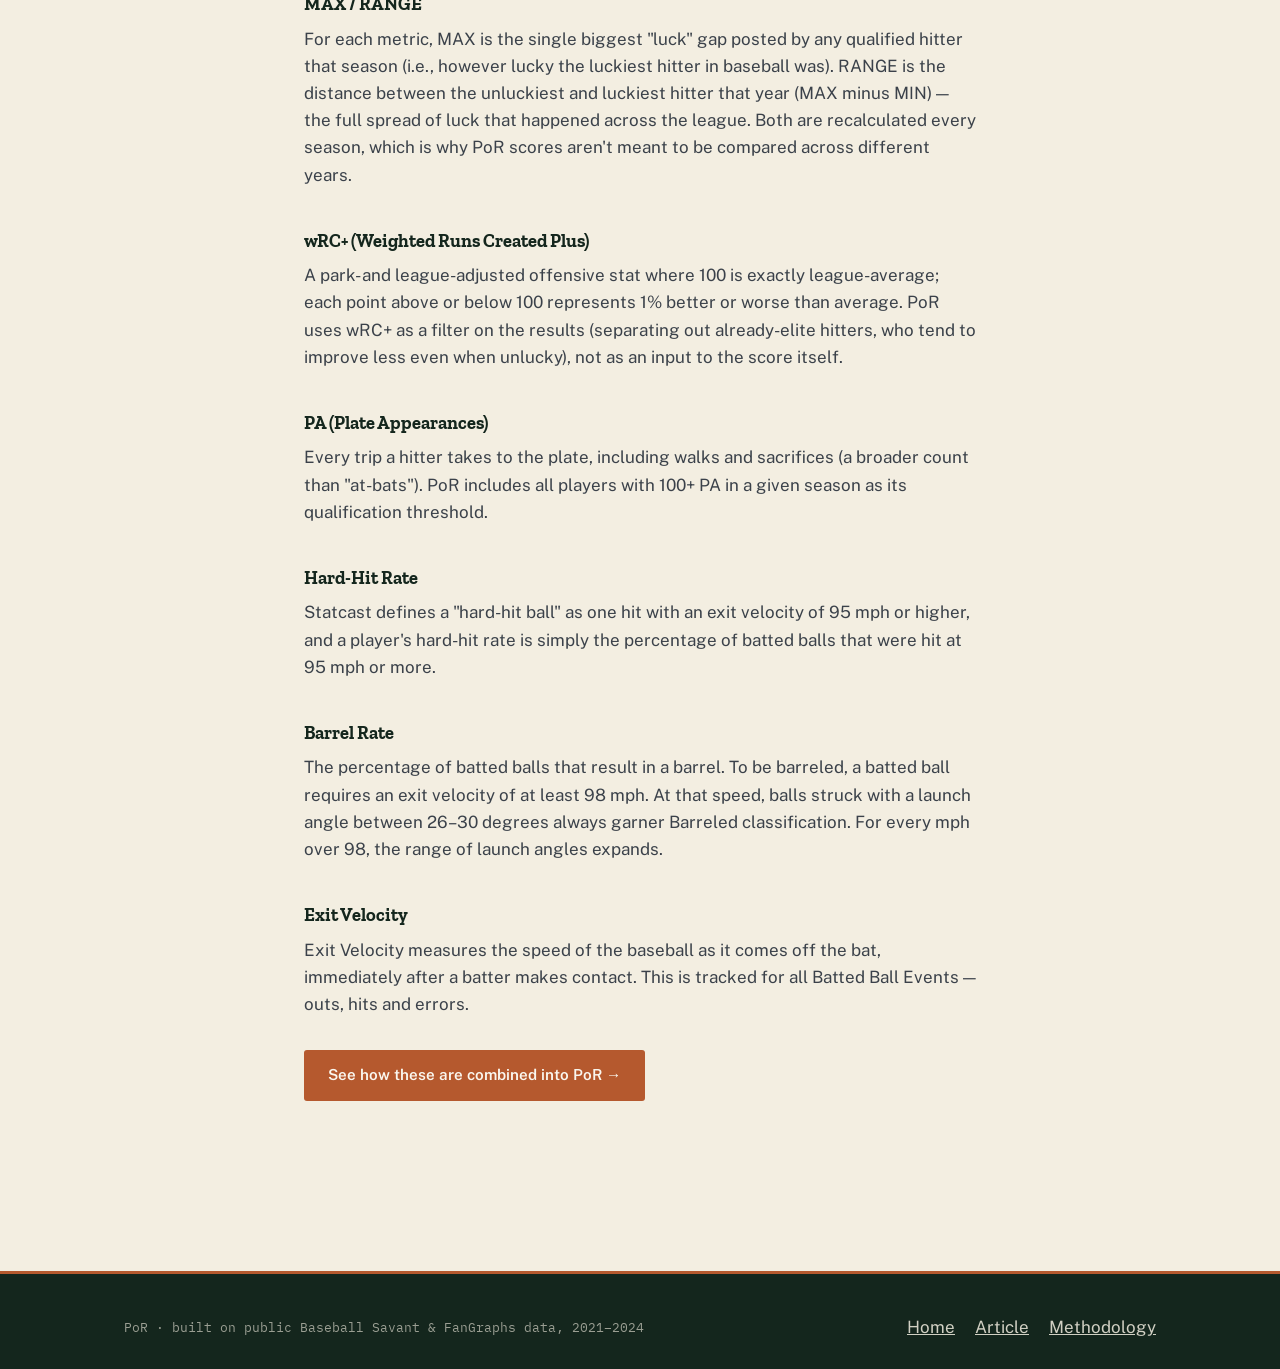
<file: dictionary.html>
<!DOCTYPE html>
<html lang="en">
<head>
<meta charset="UTF-8">
<meta name="viewport" content="width=device-width, initial-scale=1.0">
<title>Explanation of Terms — PoR</title>
<link rel="icon" type="image/png" sizes="32x32" href="assets/favicon-32x32.png">
<link rel="icon" type="image/png" sizes="16x16" href="assets/favicon-16x16.png">
<link rel="apple-touch-icon" sizes="180x180" href="assets/apple-touch-icon.png">
<link rel="icon" type="image/png" sizes="192x192" href="assets/android-chrome-192x192.png">
<link rel="shortcut icon" href="assets/favicon.ico">
<link rel="stylesheet" href="css/style.css">
<style>
  .term{margin-bottom:38px;}
  .term:last-child{margin-bottom:0;}
  .term dt{
    font-family:'Zilla Slab', serif; font-weight:700; font-size:1.15rem;
    color:var(--turf-900); margin-bottom:6px;
  }
  .term dd{margin:0; opacity:.85;}
</style>
</head>
<body>

<header class="site">
  <nav class="nav">
    <a href="index.html" class="brandlink">
      <span class="brand">PoR <span>/</span> Progression or Regression</span>
      <span class="tagline">By The Data Dugout</span>
    </a>
    <button class="navtoggle" aria-label="Toggle navigation">Menu</button>
    <ul class="navlinks">
      <li><a href="index.html">Home</a></li>
      <li><a href="methodology.html">Formula</a></li>
      <li><a href="results.html">Testing Results</a></li>
      <li><a href="article.html">Article</a></li>
      <li><a href="case-studies.html">Case Studies</a></li>
      <li><a href="dictionary.html" class="active">Dictionary</a></li>
      <li><a href="about.html">About</a></li>
    </ul>
  </nav>
</header>

<main>
  <section class="pagehero">
    <div class="wrap" style="max-width:72ch;">
      <h1>Explanation of Terms</h1>
      <p style="opacity:.75;">Every stat, abbreviation and metric used across the site is explained here.</p>
    </div>
  </section>

  <section>
    <div class="wrap" style="max-width:72ch;">

      <dl>

        <div class="term">
          <dt>PoR (Progression or Regression)</dt>
          <dd>A 0&ndash;100 score that estimates how much of a hitter's season was
          driven by skill versus luck, and how likely they are to trend up or down
          the following year. 100 is top-tier progression (very unlucky, due to
          improve), 50 is roughly neutral, 0 is due for serious regression (very
          lucky, due to decline).</dd>
        </div>

        <div class="term">
          <dt>xBA (Expected Batting Average)</dt>
          <dd>Expected Batting Average (xBA) is a Statcast metric that measures the
          likelihood that a batted ball will become a hit. Each batted ball is
          assigned an xBA based on how often comparable balls &mdash; in terms of exit
          velocity, launch angle and, on certain types of batted balls, Sprint Speed
          &mdash; have become hits since Statcast was implemented Major League wide in
          2015.</dd>
        </div>

        <div class="term">
          <dt>xSLG (Expected Slugging Percentage)</dt>
          <dd>In the same way that each batted ball is assigned an expected batting
          average, every batted ball is given a single, double, triple and home run
          probability based on the results of comparable batted balls since Statcast
          was implemented Major League wide in 2015. For the majority of batted
          balls, this is achieved using only exit velocity and launch angle.</dd>
        </div>

        <div class="term">
          <dt>xwOBA (Expected Weighted On-Base Average)</dt>
          <dd>The most all-encompassing of the three expected stats. Expected
          Weighted On-Base Average (xwOBA) measures a hitter's total offensive value
          per plate appearance based entirely on the quality of contact (exit
          velocity and launch angle), walks, hit-by-pitches, and strikeouts &mdash; while
          completely removing defense, ballpark dimensions, and luck from the
          equation.</dd>
        </div>

        <div class="term">
          <dt>wOBA (Weighted On-Base Average)</dt>
          <dd>A rate stat that weighs every way of reaching base (walk, single,
          double, home run, etc.) by how much it actually contributes to scoring
          runs, rather than treating all hits equally the way batting average does.</dd>
        </div>

        <div class="term">
          <dt>BABIP (Batting Average on Balls in Play)</dt>
          <dd>Batting average counting only balls put in play (excludes strikeouts,
          walks, and home runs). League-average BABIP sits close to .300 almost
          every season, which makes it a useful quick gut-check for luck &mdash; a hitter
          running far above or below .300 on balls in play is usually due for some
          correction. Unlike the other three components in PoR, BABIP has no
          "expected" counterpart, so it's scaled directly against that season's
          range rather than compared to a projection.</dd>
        </div>

        <div class="term">
          <dt>MAX / RANGE</dt>
          <dd>For each metric, MAX is the single biggest "luck" gap posted by any
          qualified hitter that season (i.e., however lucky the luckiest hitter in
          baseball was). RANGE is the distance between the unluckiest and luckiest
          hitter that year (MAX minus MIN) &mdash; the full spread of luck that happened
          across the league. Both are recalculated every season, which is why PoR
          scores aren't meant to be compared across different years.</dd>
        </div>

        <div class="term">
          <dt>wRC+ (Weighted Runs Created Plus)</dt>
          <dd>A park- and league-adjusted offensive stat where 100 is exactly
          league-average; each point above or below 100 represents 1% better or
          worse than average. PoR uses wRC+ as a filter on the results (separating
          out already-elite hitters, who tend to improve less even when unlucky),
          not as an input to the score itself.</dd>
        </div>

        <div class="term">
          <dt>PA (Plate Appearances)</dt>
          <dd>Every trip a hitter takes to the plate, including walks and sacrifices
          (a broader count than "at-bats"). PoR includes all players with 100+ PA in
          a given season as its qualification threshold.</dd>
        </div>

        <div class="term">
          <dt>Hard-Hit Rate</dt>
          <dd>Statcast defines a "hard-hit ball" as one hit with an exit velocity of
          95 mph or higher, and a player's hard-hit rate is simply the percentage of
          batted balls that were hit at 95 mph or more.</dd>
        </div>

        <div class="term">
          <dt>Barrel Rate</dt>
          <dd>The percentage of batted balls that result in a barrel. To be
          barreled, a batted ball requires an exit velocity of at least 98 mph. At
          that speed, balls struck with a launch angle between 26&ndash;30 degrees
          always garner Barreled classification. For every mph over 98, the range of
          launch angles expands.</dd>
        </div>

        <div class="term">
          <dt>Exit Velocity</dt>
          <dd>Exit Velocity measures the speed of the baseball as it comes off the
          bat, immediately after a batter makes contact. This is tracked for all
          Batted Ball Events &mdash; outs, hits and errors.</dd>
        </div>

      </dl>

      <p style="margin-top:32px;"><a href="methodology.html" class="btn">See how these are combined into PoR &rarr;</a></p>
    </div>
  </section>
</main>

<footer class="site">
  <div class="wrap">
    <div class="fine">PoR &middot; built on public Baseball Savant &amp; FanGraphs data, 2021&ndash;2024</div>
    <div style="display:flex; gap:20px;">
      <a href="index.html">Home</a>
      <a href="article.html">Article</a>
      <a href="methodology.html">Methodology</a>
    </div>
  </div>
</footer>

<script src="js/main.js"></script>
</body>
</html>
</file>
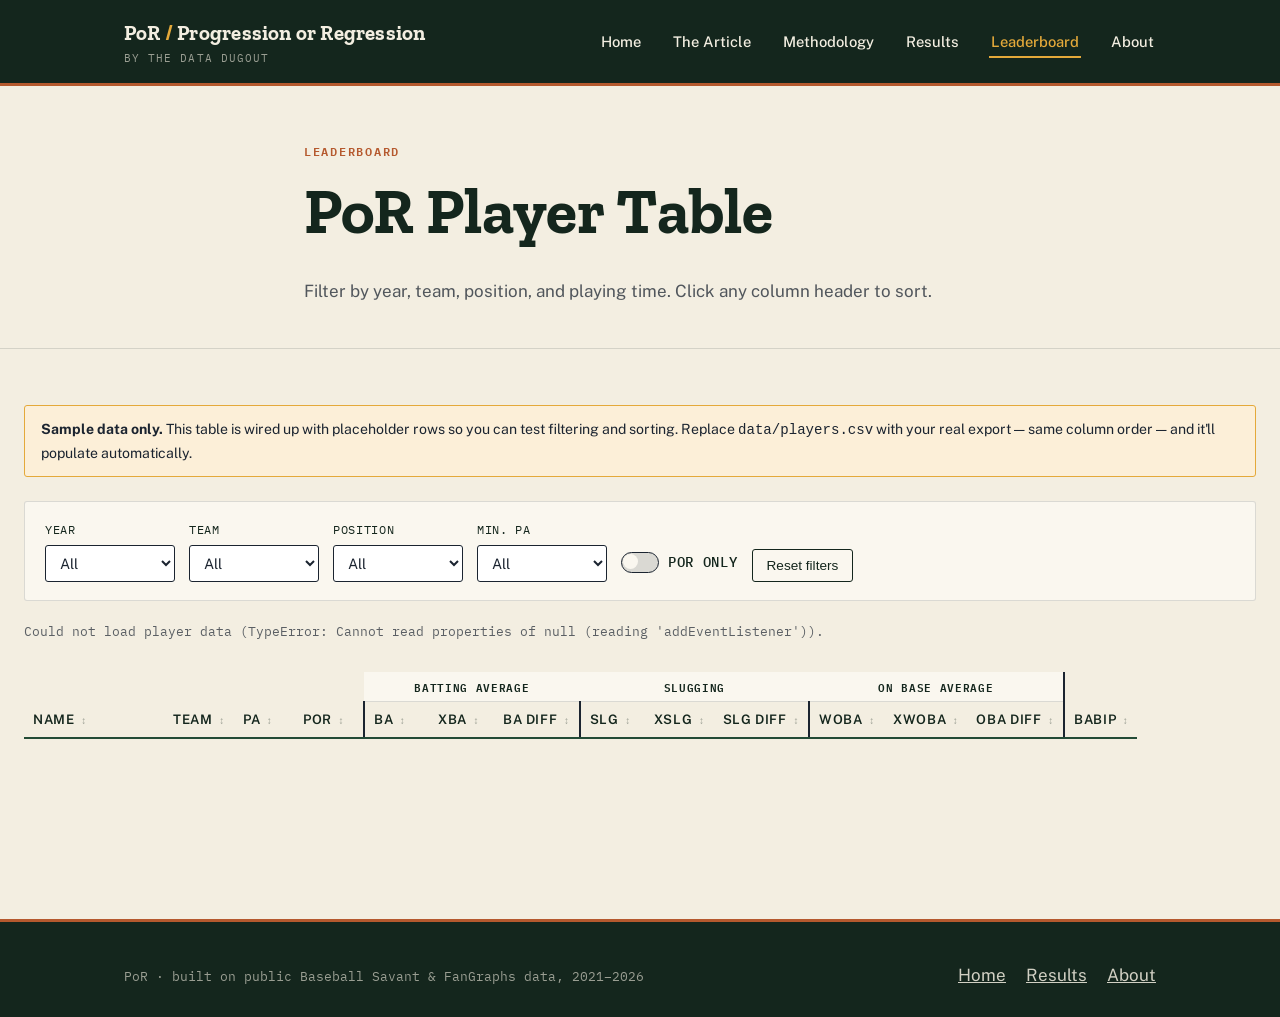
<file: leaderboard.html>
<!DOCTYPE html>
<html lang="en">
<head>
<meta charset="UTF-8">
<meta name="viewport" content="width=device-width, initial-scale=1.0">
<title>PoR Leaderboard</title>
<link rel="stylesheet" href="css/style.css">
<style>
  .filterbar{
    display:flex; flex-wrap:wrap; gap:14px; align-items:flex-end;
    background:var(--cream-050); border:1px solid var(--line); border-radius:var(--radius);
    padding:18px 20px; margin-bottom:20px;
  }
  .filterbar .field{display:flex; flex-direction:column; gap:5px;}
  .filterbar label{font-family:'IBM Plex Mono',monospace; font-size:.72rem; text-transform:uppercase; letter-spacing:.06em; color:var(--turf-900);}
  .filterbar select{
    font-family:'Public Sans',sans-serif; font-size:.9rem; padding:8px 10px;
    border:1px solid var(--ink-900); border-radius:var(--radius); background:#fff; color:var(--ink-900);
    min-width:130px;
  }
  .filterbar .reset{
    background:none; border:1px solid var(--turf-900); color:var(--turf-900);
    padding:8px 14px; border-radius:var(--radius); font-size:.85rem; cursor:pointer; height:fit-content;
  }
  .filterbar .reset:hover{background:var(--turf-900); color:var(--cream-100);}
  #leaderboard th{cursor:pointer; white-space:nowrap; user-select:none;}
  #leaderboard th .arrow{opacity:.4; font-size:.75em; margin-left:3px;}
  #leaderboard th.sorted .arrow{opacity:1; color:var(--clay-500);}
  #leaderboard td.name{font-family:'Public Sans',sans-serif; font-weight:600;}
  .rowcount{font-family:'IBM Plex Mono',monospace; font-size:.82rem; opacity:.7; margin:0 0 12px;}
  .placeholder-note{
    background:#FCEFD8; border:1px solid var(--amber-400); border-radius:var(--radius);
    padding:12px 16px; font-size:.88rem; margin-bottom:24px;
  }

  /* wider stage just for this page so 14 columns can fit without scrolling */
  .wrap-lb{max-width:1360px; margin:0 auto; padding:0 24px;}

  /* toggle switch */
  .toggle-field{display:flex; flex-direction:column; gap:5px;}
  .toggle{display:flex; align-items:center; gap:9px; cursor:pointer; height:38px;}
  .toggle input{position:absolute; opacity:0; width:0; height:0;}
  .toggle .track{
    width:38px; height:21px; background:var(--line); border:1.5px solid var(--ink-900);
    border-radius:999px; position:relative; transition:background .15s ease; flex:none;
  }
  .toggle .track::after{
    content:''; position:absolute; top:1px; left:1px; width:15px; height:15px;
    background:var(--cream-050); border-radius:50%; transition:transform .15s ease;
  }
  .toggle input:checked + .track{background:var(--turf-700);}
  .toggle input:checked + .track::after{transform:translateX(17px); background:var(--amber-400);}
  .toggle .tlabel{font-size:.88rem; font-weight:500;}

  /* tighter table so it fits on one screen (desktop) */
  #leaderboard{font-size:.82rem; table-layout:fixed; width:auto;}
  #leaderboard th, #leaderboard td{padding:7px 9px;}
  #leaderboard .grouprow th{
    text-align:center; background:var(--cream-050); border-bottom:1px solid var(--line);
    font-family:'IBM Plex Mono',monospace; font-size:.7rem; text-transform:uppercase;
    letter-spacing:.06em; color:var(--turf-900); cursor:default; padding:6px 4px;
  }
  #leaderboard .grouprow th.blank{background:transparent; border-bottom:none;}

  /* vertical section lines, matching a Savant-style box score */
  #leaderboard th:nth-child(5), #leaderboard td:nth-child(5),
  #leaderboard th:nth-child(8), #leaderboard td:nth-child(8),
  #leaderboard th:nth-child(11), #leaderboard td:nth-child(11),
  #leaderboard th:nth-child(14), #leaderboard td:nth-child(14){
    border-left:2px solid var(--ink-900);
  }

  /* PoR-only mode: hide every stat column past PoR */
  #leaderboard.por-only .grouprow{display:none;}
  #leaderboard.por-only th:nth-child(n+5),
  #leaderboard.por-only td:nth-child(n+5){display:none;}
</style>
</head>
<body>

<header class="site">
  <nav class="nav">
    <a href="index.html" class="brandlink">
      <span class="brand">PoR <span>/</span> Progression or Regression</span>
      <span class="tagline">By The Data Dugout</span>
    </a>
    <button class="navtoggle" aria-label="Toggle navigation">Menu</button>
    <ul class="navlinks">
      <li><a href="index.html">Home</a></li>
      <li><a href="article.html">The Article</a></li>
      <li><a href="methodology.html">Methodology</a></li>
      <li><a href="results.html">Results</a></li>
      <li><a href="leaderboard.html" class="active">Leaderboard</a></li>
      <li><a href="about.html">About</a></li>
    </ul>
  </nav>
</header>

<main>
  <section class="pagehero">
    <div class="wrap" style="max-width:72ch;">
      <p class="eyebrow">Leaderboard</p>
      <h1>PoR Player Table</h1>
      <p style="opacity:.75;">Filter by year, team, position, and playing time. Click any column header to sort.</p>
    </div>
  </section>

  <section>
    <div class="wrap-lb">

      <div class="placeholder-note">
        <strong>Sample data only.</strong> This table is wired up with placeholder rows
        so you can test filtering and sorting. Replace <code>data/players.csv</code>
        with your real export — same column order — and it'll populate automatically.
      </div>

      <div class="filterbar">
        <div class="field">
          <label for="f-year">Year</label>
          <select id="f-year"><option value="">All</option></select>
        </div>
        <div class="field">
          <label for="f-team">Team</label>
          <select id="f-team"><option value="">All</option></select>
        </div>
        <div class="field">
          <label for="f-pos">Position</label>
          <select id="f-pos"><option value="">All</option></select>
        </div>
        <div class="field">
          <label for="f-pa">Min. PA</label>
          <select id="f-pa">
            <option value="0">All</option>
            <option value="100">100+</option>
            <option value="200">200+</option>
            <option value="300">300+</option>
            <option value="400">400+</option>
            <option value="500">500+</option>
          </select>
        </div>
        <div class="toggle-field">
          <label>&nbsp;</label>
          <label class="toggle">
            <input type="checkbox" id="f-poronly">
            <span class="track"></span>
            <span class="tlabel">PoR only</span>
          </label>
        </div>
        <button class="reset" id="reset-filters">Reset filters</button>
      </div>

      <p class="rowcount" id="rowcount">Loading player data&hellip;</p>

      <div class="table-wrap">
        <table id="leaderboard">
          <colgroup>
            <col style="width:140px;">
            <col style="width:60px;">
            <col style="width:60px;">
            <col style="width:70px;">
            <col style="width:65px;">
            <col style="width:65px;">
            <col style="width:78px;">
            <col style="width:65px;">
            <col style="width:65px;">
            <col style="width:78px;">
            <col style="width:65px;">
            <col style="width:65px;">
            <col style="width:78px;">
            <col style="width:65px;">
          </colgroup>
          <thead>
            <tr class="grouprow">
              <th class="blank" colspan="4"></th>
              <th colspan="3">Batting Average</th>
              <th colspan="3">Slugging</th>
              <th colspan="3">On Base Average</th>
              <th class="blank" colspan="1"></th>
            </tr>
            <tr>
              <th data-key="Name" data-type="string">Name <span class="arrow">&#8597;</span></th>
              <th data-key="Team" data-type="string">Team <span class="arrow">&#8597;</span></th>
              <th data-key="PA" data-type="number">PA <span class="arrow">&#8597;</span></th>
              <th data-key="PoR" data-type="number">PoR <span class="arrow">&#8597;</span></th>
              <th data-key="BA" data-type="number">BA <span class="arrow">&#8597;</span></th>
              <th data-key="xBA" data-type="number">xBA <span class="arrow">&#8597;</span></th>
              <th data-key="BA_Diff" data-type="number">BA Diff <span class="arrow">&#8597;</span></th>
              <th data-key="SLG" data-type="number">SLG <span class="arrow">&#8597;</span></th>
              <th data-key="xSLG" data-type="number">xSLG <span class="arrow">&#8597;</span></th>
              <th data-key="SLG_Diff" data-type="number">SLG Diff <span class="arrow">&#8597;</span></th>
              <th data-key="wOBA" data-type="number">wOBA <span class="arrow">&#8597;</span></th>
              <th data-key="xwOBA" data-type="number">xwOBA <span class="arrow">&#8597;</span></th>
              <th data-key="OBA_Diff" data-type="number">OBA Diff <span class="arrow">&#8597;</span></th>
              <th data-key="BABIP" data-type="number">BABIP <span class="arrow">&#8597;</span></th>
            </tr>
          </thead>
          <tbody id="leaderboard-body">
          </tbody>
        </table>
      </div>

    </div>
  </section>
</main>
<!-- note: .wrap-lb replaces .wrap on this page only, for the wider table -->

<footer class="site">
  <div class="wrap">
    <div class="fine">PoR &middot; built on public Baseball Savant &amp; FanGraphs data, 2021&ndash;2026</div>
    <div style="display:flex; gap:20px;">
      <a href="index.html">Home</a>
      <a href="results.html">Results</a>
      <a href="about.html">About</a>
    </div>
  </div>
</footer>

<script src="js/main.js"></script>
<script src="js/leaderboard.js"></script>
</body>
</html>
</file>
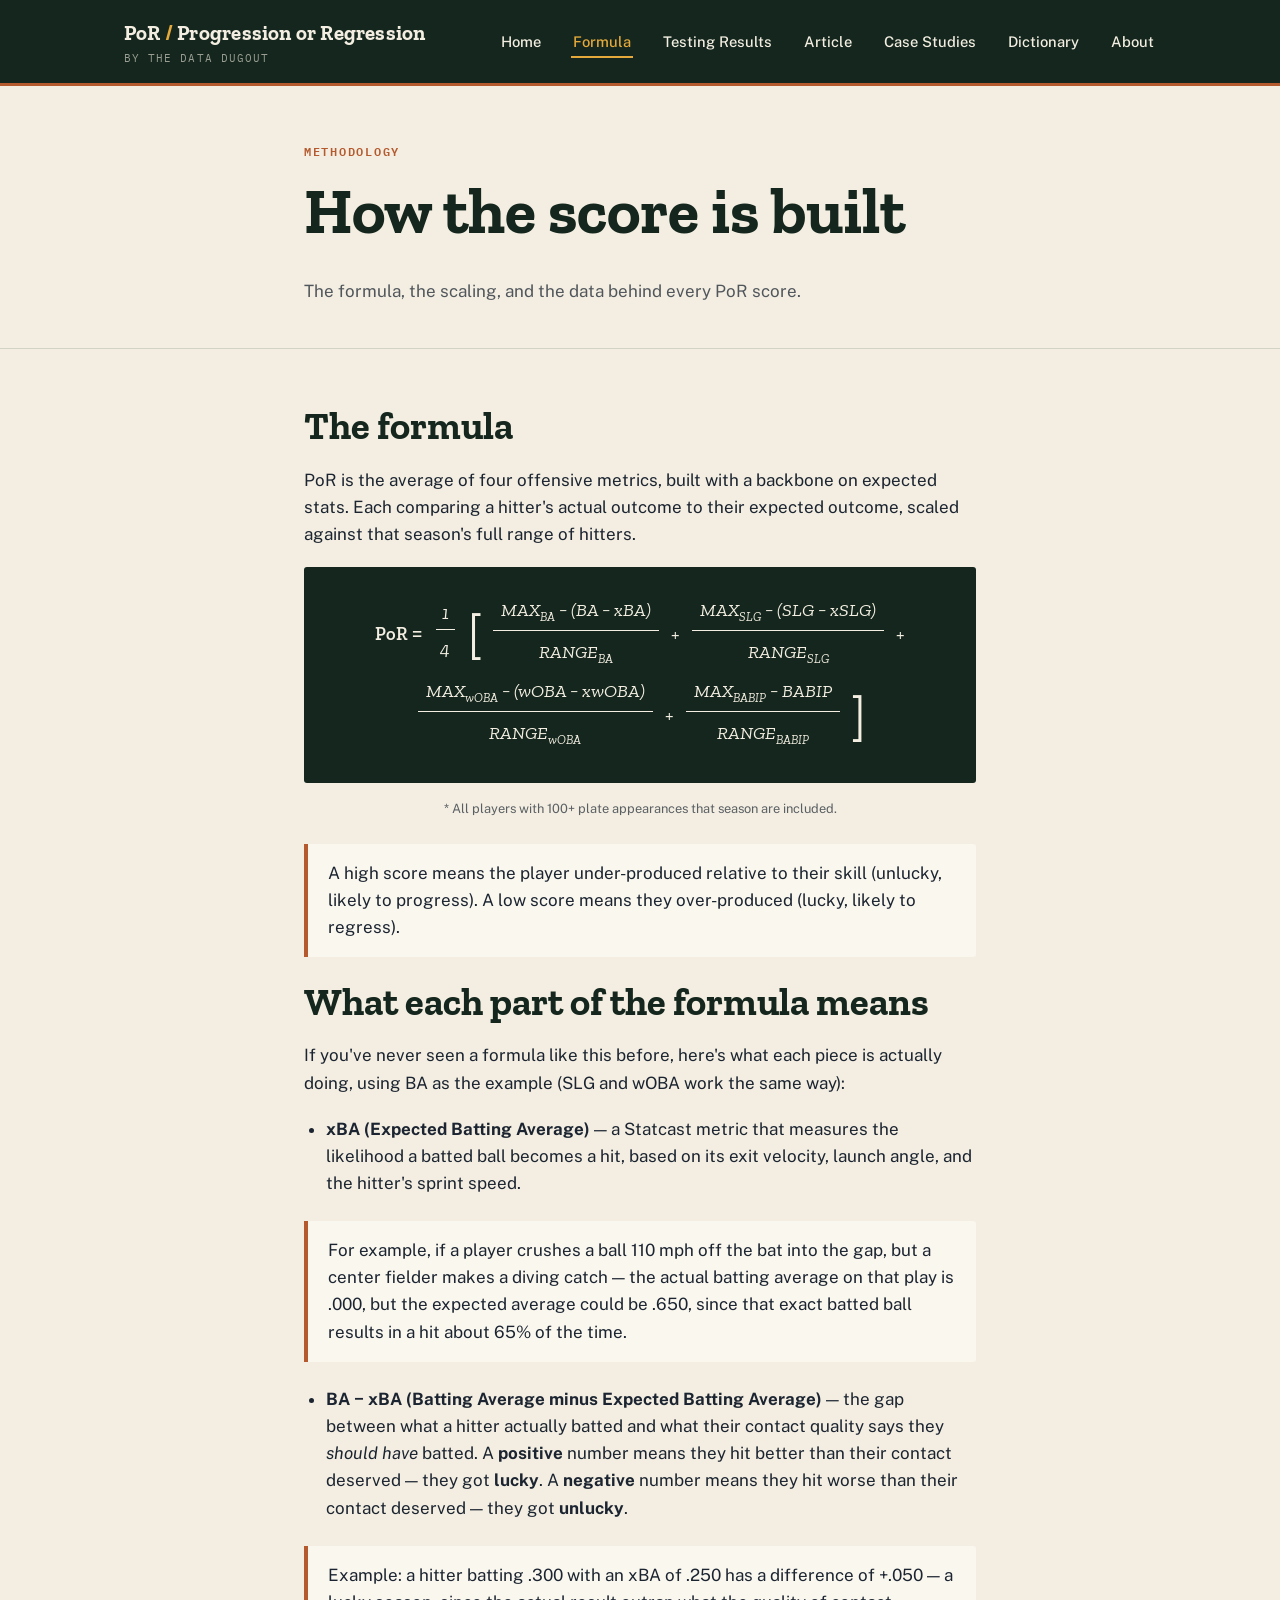
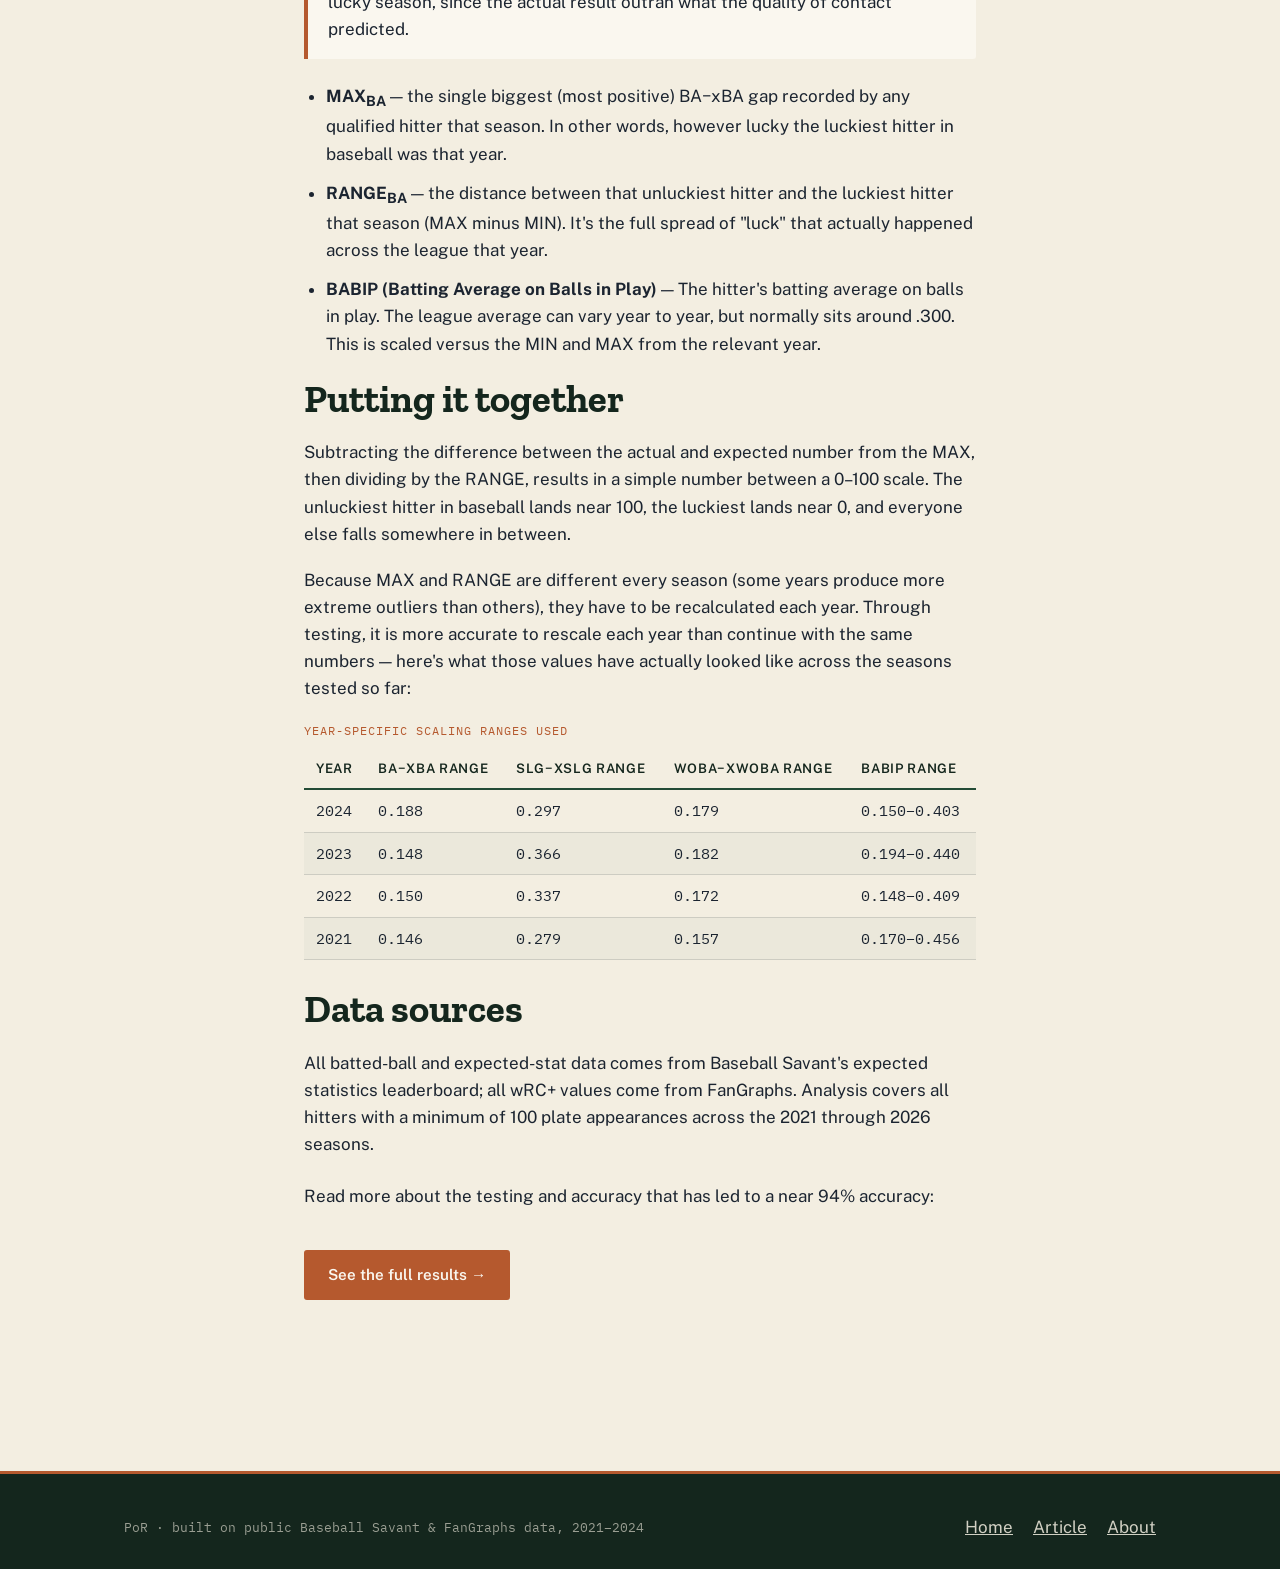
<file: methodology.html>
<!DOCTYPE html>
<html lang="en">
<head>
<meta charset="UTF-8">
<meta name="viewport" content="width=device-width, initial-scale=1.0">
<title>Methodology — PoR</title>
<link rel="icon" type="image/png" sizes="32x32" href="assets/favicon-32x32.png">
<link rel="icon" type="image/png" sizes="16x16" href="assets/favicon-16x16.png">
<link rel="apple-touch-icon" sizes="180x180" href="assets/apple-touch-icon.png">
<link rel="icon" type="image/png" sizes="192x192" href="assets/android-chrome-192x192.png">
<link rel="shortcut icon" href="assets/favicon.ico">
<link rel="stylesheet" href="css/style.css">
<style>
  .math-formula{
    display:flex; flex-wrap:wrap; align-items:center; justify-content:center;
    gap:10px; font-family:'Zilla Slab', serif; font-style:italic; font-size:1.15rem;
    padding:32px 24px;
  }
  .mf-term{font-weight:600; font-style:normal;}
  .mf-bracket{font-size:2.6em; font-weight:400; font-style:normal; line-height:1; align-self:center;}
  .mf-plus{font-style:normal; font-size:1.1em; align-self:center;}
  .mf-frac{
    display:inline-flex; flex-direction:column; align-items:center; text-align:center;
    vertical-align:middle; margin:0 2px;
  }
  .mf-frac .mf-num{
    padding:0 8px 5px; border-bottom:1.5px solid var(--cream-100); line-height:1.3;
    white-space:nowrap;
  }
  .mf-frac .mf-den{padding:5px 8px 0; white-space:nowrap;}
  .mf-frac sub{font-size:.68em;}
  .mf-quarter .mf-num, .mf-quarter .mf-den{padding:0 6px; white-space:nowrap;}
  .mf-quarter .mf-num{border-bottom:1.5px solid var(--cream-100); padding-bottom:3px;}
  .mf-quarter .mf-den{padding-top:3px;}
  @media (max-width:640px){
    .math-formula{font-size:.78rem; gap:6px; padding:24px 12px;}
    .mf-bracket{font-size:2.1em;}
  }
</style>
</head>
<body>

<header class="site">
  <nav class="nav">
    <a href="index.html" class="brandlink">
      <span class="brand">PoR <span>/</span> Progression or Regression</span>
      <span class="tagline">By The Data Dugout</span>
    </a>
    <button class="navtoggle" aria-label="Toggle navigation">Menu</button>
    <ul class="navlinks">
      <li><a href="index.html">Home</a></li>
      <li><a href="methodology.html" class="active">Formula</a></li>
      <li><a href="results.html">Testing Results</a></li>
      <li><a href="article.html">Article</a></li>
      <li><a href="case-studies.html">Case Studies</a></li>
      <li><a href="dictionary.html">Dictionary</a></li>
      <li><a href="about.html">About</a></li>
    </ul>
  </nav>
</header>

<main>
  <section class="pagehero">
    <div class="wrap" style="max-width:72ch;">
      <p class="eyebrow">Methodology</p>
      <h1>How the score is built</h1>
      <p style="opacity:.75;">The formula, the scaling, and the data behind every PoR score.</p>
    </div>
  </section>

  <section>
    <div class="wrap" style="max-width:72ch;">

      <h2>The formula</h2>
      <p>PoR is the average of four offensive metrics, built with a backbone on
      expected stats. Each comparing a hitter's actual outcome to their expected
      outcome, scaled against that season's full range of hitters.</p>

      <div class="formula math-formula">
        <span class="mf-term">PoR&nbsp;=</span>
        <span class="mf-frac mf-quarter"><span class="mf-num">1</span><span class="mf-den">4</span></span>
        <span class="mf-bracket mf-open">&#91;</span>
        <span class="mf-frac">
          <span class="mf-num">MAX<sub>BA</sub> &minus; (BA &minus; xBA)</span>
          <span class="mf-den">RANGE<sub>BA</sub></span>
        </span>
        <span class="mf-plus">+</span>
        <span class="mf-frac">
          <span class="mf-num">MAX<sub>SLG</sub> &minus; (SLG &minus; xSLG)</span>
          <span class="mf-den">RANGE<sub>SLG</sub></span>
        </span>
        <span class="mf-plus">+</span>
        <span class="mf-frac">
          <span class="mf-num">MAX<sub>wOBA</sub> &minus; (wOBA &minus; xwOBA)</span>
          <span class="mf-den">RANGE<sub>wOBA</sub></span>
        </span>
        <span class="mf-plus">+</span>
        <span class="mf-frac">
          <span class="mf-num">MAX<sub>BABIP</sub> &minus; BABIP</span>
          <span class="mf-den">RANGE<sub>BABIP</sub></span>
        </span>
        <span class="mf-bracket mf-close">&#93;</span>
      </div>
      <p style="text-align:center; font-size:.8rem; opacity:.7; margin-top:16px;">
        * All players with 100+ plate appearances that season are included.
      </p>

      <div class="callout">
        A high score means the player under-produced relative to their skill (unlucky,
        likely to progress). A low score means they over-produced (lucky, likely to
        regress).
      </div>

      <h2>What each part of the formula means</h2>
      <p>If you've never seen a formula like this before, here's what each piece
      is actually doing, using BA as the example (SLG and wOBA work the
      same way):</p>

      <ul style="padding-left:22px; margin:0 0 20px;">
        <li style="margin-bottom:12px;">
          <strong>xBA (Expected Batting Average)</strong> — a Statcast metric
          that measures the likelihood a batted ball becomes a hit, based on its
          exit velocity, launch angle, and the hitter's sprint speed.
        </li>
      </ul>

      <div class="callout">
        For example, if a player crushes a ball 110 mph off the bat into the gap,
        but a center fielder makes a diving catch — the actual batting average on
        that play is .000, but the expected average could be .650, since that
        exact batted ball results in a hit about 65% of the time.
      </div>

      <ul style="padding-left:22px; margin:20px 0 20px;">
        <li style="margin-bottom:12px;">
          <strong>BA &minus; xBA (Batting Average minus Expected Batting Average)</strong>
          — the gap between what a hitter actually batted and what their contact
          quality says they <em>should have</em> batted. A <strong>positive</strong>
          number means they hit better than their contact deserved — they got
          <strong>lucky</strong>. A <strong>negative</strong> number means they hit
          worse than their contact deserved — they got <strong>unlucky</strong>.
        </li>
      </ul>

      <div class="callout">
        Example: a hitter batting .300 with an xBA of .250 has a difference
        of +.050 — a lucky season, since the actual result outran what the
        quality of contact predicted.
      </div>

      <ul style="padding-left:22px; margin:20px 0 20px;">
        <li style="margin-bottom:12px;">
          <strong>MAX<sub>BA</sub></strong> — the single biggest (most positive)
          BA&minus;xBA gap recorded by any qualified hitter that season. In other
          words, however lucky the luckiest hitter in baseball was that year.
        </li>
        <li style="margin-bottom:12px;">
          <strong>RANGE<sub>BA</sub></strong> — the distance between that
          unluckiest hitter and the luckiest hitter that season (MAX minus MIN).
          It's the full spread of "luck" that actually happened across the league
          that year.
        </li>
        <li style="margin-bottom:12px;">
          <strong>BABIP (Batting Average on Balls in Play)</strong> — The hitter's
          batting average on balls in play. The league average can vary year to
          year, but normally sits around .300. This is scaled versus the MIN and
          MAX from the relevant year.
        </li>
      </ul>

      <h2>Putting it together</h2>
      <p>Subtracting the difference between the actual and expected number from
      the MAX, then dividing by the RANGE, results in a simple number between a
      0&ndash;100 scale. The unluckiest hitter in baseball lands near 100, the
      luckiest lands near 0, and everyone else falls somewhere in between.</p>

      <p>Because MAX and RANGE are different every season (some years produce more
      extreme outliers than others), they have to be recalculated each year.
      Through testing, it is more accurate to rescale each year than continue with
      the same numbers — here's what those values have actually looked like across
      the seasons tested so far:</p>

      <table>
        <caption>Year-specific scaling ranges used</caption>
        <thead>
          <tr><th>Year</th><th>BA&minus;xBA range</th><th>SLG&minus;xSLG range</th><th>wOBA&minus;xwOBA range</th><th>BABIP range</th></tr>
        </thead>
        <tbody>
          <tr><td>2024</td><td>0.188</td><td>0.297</td><td>0.179</td><td>0.150&ndash;0.403</td></tr>
          <tr><td>2023</td><td>0.148</td><td>0.366</td><td>0.182</td><td>0.194&ndash;0.440</td></tr>
          <tr><td>2022</td><td>0.150</td><td>0.337</td><td>0.172</td><td>0.148&ndash;0.409</td></tr>
          <tr><td>2021</td><td>0.146</td><td>0.279</td><td>0.157</td><td>0.170&ndash;0.456</td></tr>
        </tbody>
      </table>

      <h2>Data sources</h2>
      <p>All batted-ball and expected-stat data comes from Baseball Savant's expected
      statistics leaderboard; all wRC+ values come from FanGraphs. Analysis covers
      all hitters with a minimum of 100 plate appearances across the 2021 through
      2026 seasons.</p>

      <p style="margin-top:24px;">Read more about the testing and accuracy that
      has led to a near 94% accuracy:</p>

      <p style="margin-top:40px;"><a href="results.html" class="btn">See the full results &rarr;</a></p>

    </div>
  </section>
</main>

<footer class="site">
  <div class="wrap">
    <div class="fine">PoR &middot; built on public Baseball Savant &amp; FanGraphs data, 2021&ndash;2024</div>
    <div style="display:flex; gap:20px;">
      <a href="index.html">Home</a>
      <a href="article.html">Article</a>
      <a href="about.html">About</a>
    </div>
  </div>
</footer>

<script src="js/main.js"></script>
</body>
</html>
</file>
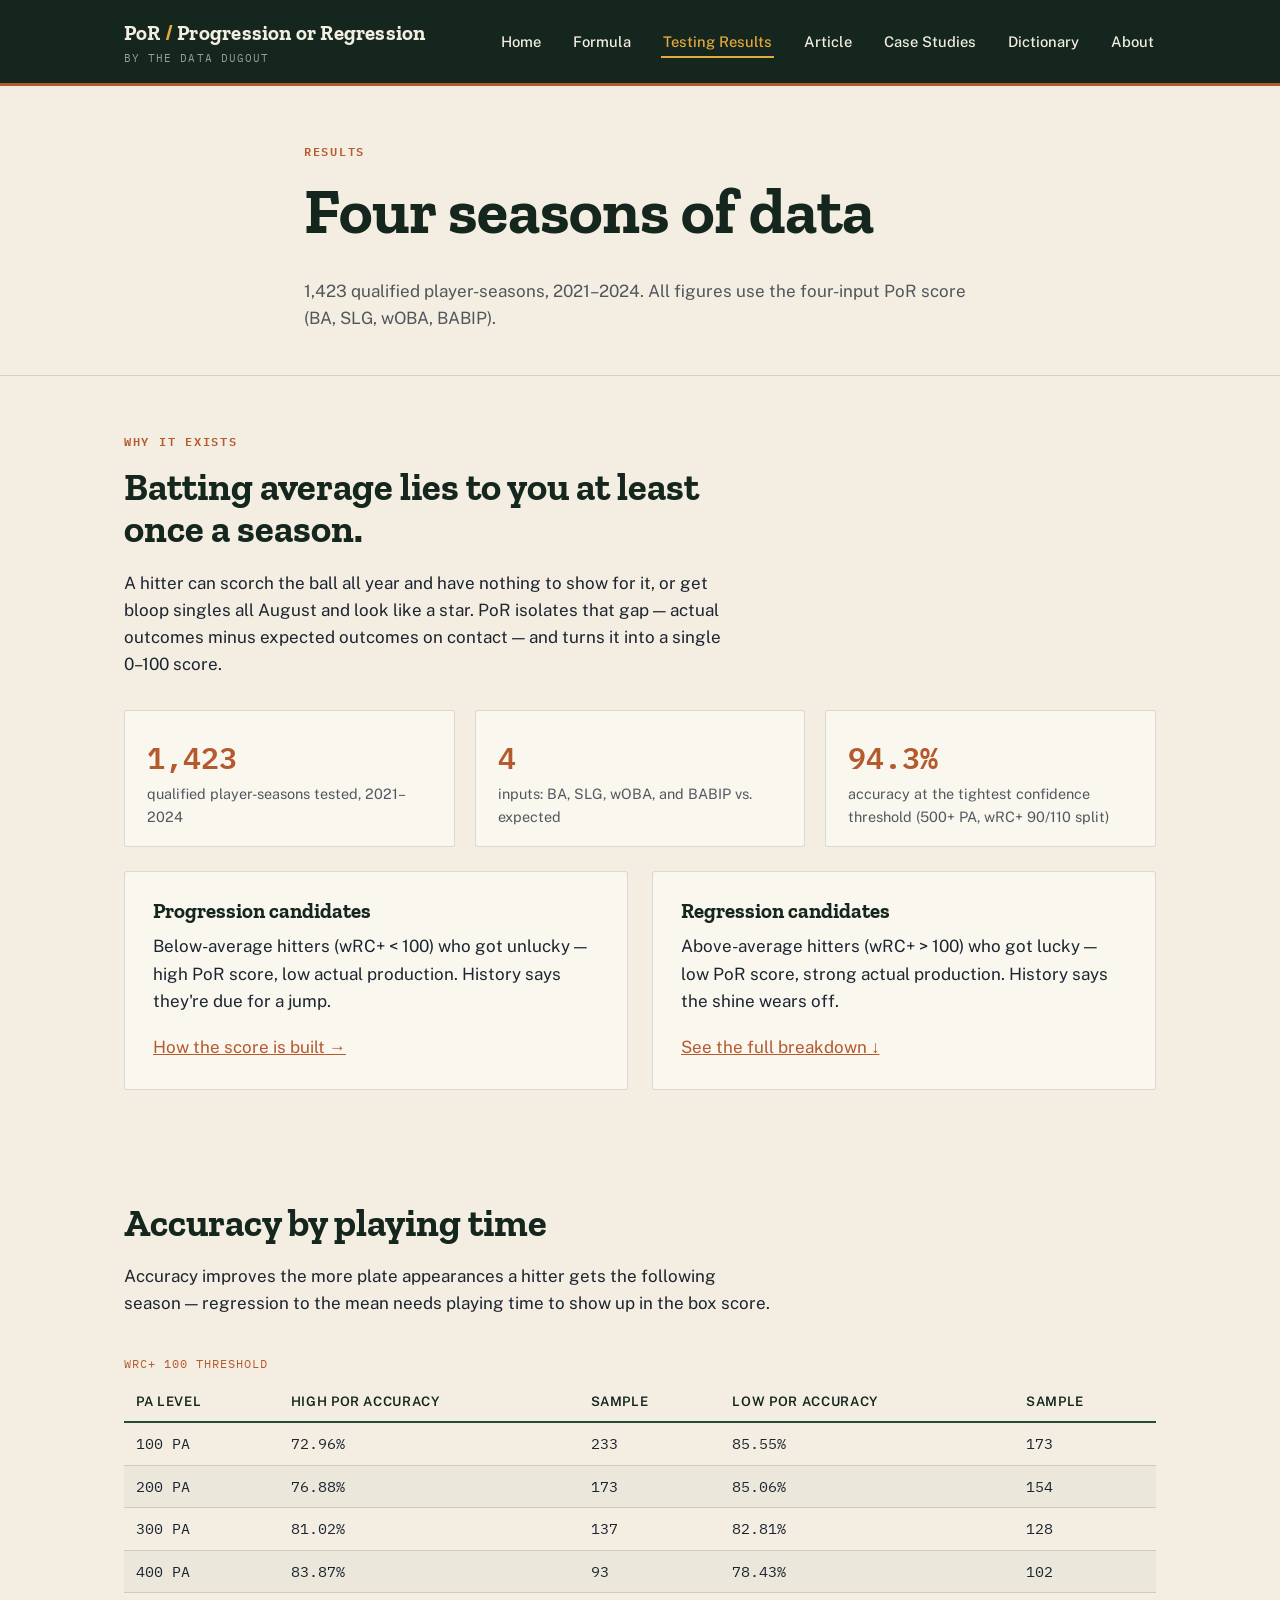
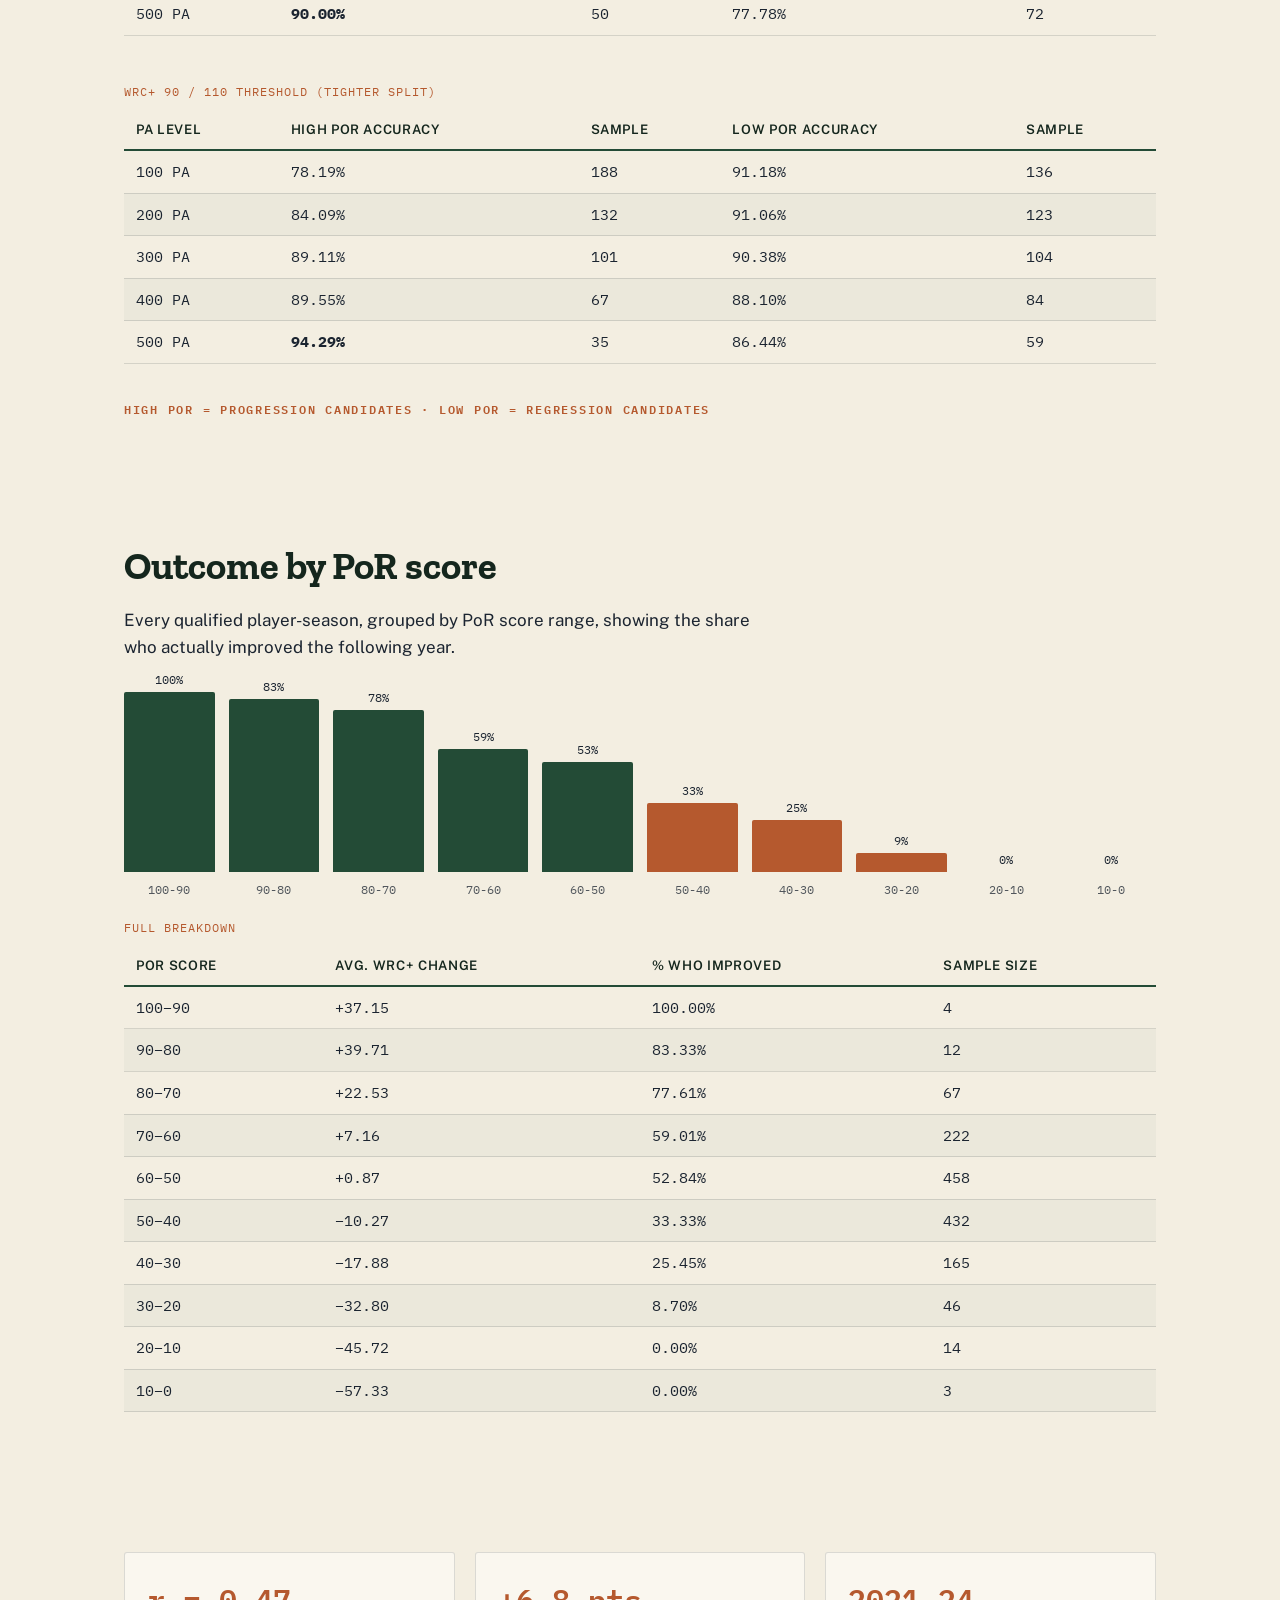
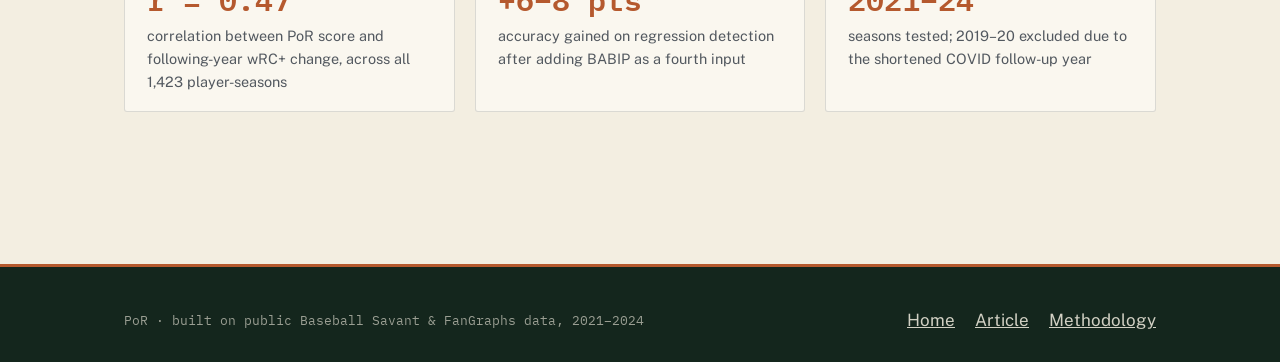
<file: results.html>
<!DOCTYPE html>
<html lang="en">
<head>
<meta charset="UTF-8">
<meta name="viewport" content="width=device-width, initial-scale=1.0">
<title>Results — PoR</title>
<link rel="icon" type="image/png" sizes="32x32" href="assets/favicon-32x32.png">
<link rel="icon" type="image/png" sizes="16x16" href="assets/favicon-16x16.png">
<link rel="apple-touch-icon" sizes="180x180" href="assets/apple-touch-icon.png">
<link rel="icon" type="image/png" sizes="192x192" href="assets/android-chrome-192x192.png">
<link rel="shortcut icon" href="assets/favicon.ico">
<link rel="stylesheet" href="css/style.css">
</head>
<body>

<header class="site">
  <nav class="nav">
    <a href="index.html" class="brandlink">
      <span class="brand">PoR <span>/</span> Progression or Regression</span>
      <span class="tagline">By The Data Dugout</span>
    </a>
    <button class="navtoggle" aria-label="Toggle navigation">Menu</button>
    <ul class="navlinks">
      <li><a href="index.html">Home</a></li>
      <li><a href="methodology.html">Formula</a></li>
      <li><a href="results.html" class="active">Testing Results</a></li>
      <li><a href="article.html">Article</a></li>
      <li><a href="case-studies.html">Case Studies</a></li>
      <li><a href="dictionary.html">Dictionary</a></li>
      <li><a href="about.html">About</a></li>
    </ul>
  </nav>
</header>

<main>
  <section class="pagehero">
    <div class="wrap" style="max-width:72ch;">
      <p class="eyebrow">Results</p>
      <h1>Four seasons of data</h1>
      <p style="opacity:.75;">1,423 qualified player-seasons, 2021&ndash;2024. All figures use the four-input PoR score (BA, SLG, wOBA, BABIP).</p>
    </div>
  </section>

  <section>
    <div class="wrap">
      <div class="section-head">
        <p class="eyebrow">Why it exists</p>
        <h2>Batting average lies to you at least once a season.</h2>
        <p>A hitter can scorch the ball all year and have nothing to show for it, or
        get bloop singles all August and look like a star. PoR isolates that gap —
        actual outcomes minus expected outcomes on contact — and turns it into a
        single 0–100 score.</p>
      </div>

      <div class="grid-3">
        <div class="card">
          <div class="num">1,423</div>
          <div class="cap">qualified player-seasons tested, 2021–2024</div>
        </div>
        <div class="card">
          <div class="num">4</div>
          <div class="cap">inputs: BA, SLG, wOBA, and BABIP vs. expected</div>
        </div>
        <div class="card">
          <div class="num">94.3%</div>
          <div class="cap">accuracy at the tightest confidence threshold (500+ PA, wRC+ 90/110 split)</div>
        </div>
      </div>

      <div class="grid-2" style="margin-top:24px;">
        <div class="card" style="padding:28px;">
          <h3>Progression candidates</h3>
          <p>Below-average hitters (wRC+ &lt; 100) who got unlucky — high PoR score,
          low actual production. History says they're due for a jump.</p>
          <a href="methodology.html">How the score is built &rarr;</a>
        </div>
        <div class="card" style="padding:28px;">
          <h3>Regression candidates</h3>
          <p>Above-average hitters (wRC+ &gt; 100) who got lucky — low PoR score,
          strong actual production. History says the shine wears off.</p>
          <a href="#accuracy">See the full breakdown &darr;</a>
        </div>
      </div>
    </div>
  </section>

  <section id="accuracy">
    <div class="wrap">
      <h2>Accuracy by playing time</h2>
      <p style="max-width:65ch;">Accuracy improves the more plate appearances a hitter
      gets the following season — regression to the mean needs playing time to show
      up in the box score.</p>

      <div class="table-wrap">
      <table>
        <caption>wRC+ 100 threshold</caption>
        <thead>
          <tr><th>PA level</th><th>High PoR accuracy</th><th>Sample</th><th>Low PoR accuracy</th><th>Sample</th></tr>
        </thead>
        <tbody>
          <tr><td>100 PA</td><td>72.96%</td><td>233</td><td>85.55%</td><td>173</td></tr>
          <tr><td>200 PA</td><td>76.88%</td><td>173</td><td>85.06%</td><td>154</td></tr>
          <tr><td>300 PA</td><td>81.02%</td><td>137</td><td>82.81%</td><td>128</td></tr>
          <tr><td>400 PA</td><td>83.87%</td><td>93</td><td>78.43%</td><td>102</td></tr>
          <tr><td>500 PA</td><td><strong>90.00%</strong></td><td>50</td><td>77.78%</td><td>72</td></tr>
        </tbody>
      </table>
      </div>

      <div class="table-wrap">
      <table>
        <caption>wRC+ 90 / 110 threshold (tighter split)</caption>
        <thead>
          <tr><th>PA level</th><th>High PoR accuracy</th><th>Sample</th><th>Low PoR accuracy</th><th>Sample</th></tr>
        </thead>
        <tbody>
          <tr><td>100 PA</td><td>78.19%</td><td>188</td><td>91.18%</td><td>136</td></tr>
          <tr><td>200 PA</td><td>84.09%</td><td>132</td><td>91.06%</td><td>123</td></tr>
          <tr><td>300 PA</td><td>89.11%</td><td>101</td><td>90.38%</td><td>104</td></tr>
          <tr><td>400 PA</td><td>89.55%</td><td>67</td><td>88.10%</td><td>84</td></tr>
          <tr><td>500 PA</td><td><strong>94.29%</strong></td><td>35</td><td>86.44%</td><td>59</td></tr>
        </tbody>
      </table>
      </div>

      <p class="eyebrow" style="margin-top:8px;">High PoR = progression candidates &middot; Low PoR = regression candidates</p>
    </div>
  </section>

  <section>
    <div class="wrap">
      <h2>Outcome by PoR score</h2>
      <p style="max-width:65ch;">Every qualified player-season, grouped by PoR score
      range, showing the share who actually improved the following year.</p>

      <div class="barchart" role="img" aria-label="Bar chart: percent of players who improved, by PoR score range, decreasing from 100% at PoR 100-90 down to 0% at PoR 10-0">
        <div class="col"><div class="bar" style="height:100%;"><span class="v">100%</span></div><div class="lbl">100-90</div></div>
        <div class="col"><div class="bar" style="height:83%;"><span class="v">83%</span></div><div class="lbl">90-80</div></div>
        <div class="col"><div class="bar" style="height:78%;"><span class="v">78%</span></div><div class="lbl">80-70</div></div>
        <div class="col"><div class="bar" style="height:59%;"><span class="v">59%</span></div><div class="lbl">70-60</div></div>
        <div class="col"><div class="bar" style="height:53%;"><span class="v">53%</span></div><div class="lbl">60-50</div></div>
        <div class="col"><div class="bar regress" style="height:33%;"><span class="v">33%</span></div><div class="lbl">50-40</div></div>
        <div class="col"><div class="bar regress" style="height:25%;"><span class="v">25%</span></div><div class="lbl">40-30</div></div>
        <div class="col"><div class="bar regress" style="height:9%;"><span class="v">9%</span></div><div class="lbl">30-20</div></div>
        <div class="col"><div class="bar regress" style="height:0%;"><span class="v">0%</span></div><div class="lbl">20-10</div></div>
        <div class="col"><div class="bar regress" style="height:0%;"><span class="v">0%</span></div><div class="lbl">10-0</div></div>
      </div>

      <div class="table-wrap">
      <table>
        <caption>Full breakdown</caption>
        <thead>
          <tr><th>PoR score</th><th>Avg. wRC+ change</th><th>% who improved</th><th>Sample size</th></tr>
        </thead>
        <tbody>
          <tr><td>100&ndash;90</td><td>+37.15</td><td>100.00%</td><td>4</td></tr>
          <tr><td>90&ndash;80</td><td>+39.71</td><td>83.33%</td><td>12</td></tr>
          <tr><td>80&ndash;70</td><td>+22.53</td><td>77.61%</td><td>67</td></tr>
          <tr><td>70&ndash;60</td><td>+7.16</td><td>59.01%</td><td>222</td></tr>
          <tr><td>60&ndash;50</td><td>+0.87</td><td>52.84%</td><td>458</td></tr>
          <tr><td>50&ndash;40</td><td>&minus;10.27</td><td>33.33%</td><td>432</td></tr>
          <tr><td>40&ndash;30</td><td>&minus;17.88</td><td>25.45%</td><td>165</td></tr>
          <tr><td>30&ndash;20</td><td>&minus;32.80</td><td>8.70%</td><td>46</td></tr>
          <tr><td>20&ndash;10</td><td>&minus;45.72</td><td>0.00%</td><td>14</td></tr>
          <tr><td>10&ndash;0</td><td>&minus;57.33</td><td>0.00%</td><td>3</td></tr>
        </tbody>
      </table>
      </div>
    </div>
  </section>

  <section>
    <div class="wrap">
      <div class="grid-3">
        <div class="card">
          <div class="num">r = 0.47</div>
          <div class="cap">correlation between PoR score and following-year wRC+ change, across all 1,423 player-seasons</div>
        </div>
        <div class="card">
          <div class="num">+6&ndash;8 pts</div>
          <div class="cap">accuracy gained on regression detection after adding BABIP as a fourth input</div>
        </div>
        <div class="card">
          <div class="num">2021&ndash;24</div>
          <div class="cap">seasons tested; 2019&ndash;20 excluded due to the shortened COVID follow-up year</div>
        </div>
      </div>
    </div>
  </section>
</main>

<footer class="site">
  <div class="wrap">
    <div class="fine">PoR &middot; built on public Baseball Savant &amp; FanGraphs data, 2021&ndash;2024</div>
    <div style="display:flex; gap:20px;">
      <a href="index.html">Home</a>
      <a href="article.html">Article</a>
      <a href="methodology.html">Methodology</a>
    </div>
  </div>
</footer>

<script src="js/main.js"></script>
</body>
</html>
</file>
<file: css/style.css>
@import url('https://fonts.googleapis.com/css2?family=Zilla+Slab:wght@500;600;700&family=Public+Sans:wght@400;500;600&family=IBM+Plex+Mono:wght@500;600&display=swap');

:root{
  --turf-900:#14261D;
  --turf-700:#234B36;
  --cream-100:#F3EEE1;
  --cream-050:#FAF7EF;
  --clay-500:#B5592E;
  --clay-400:#C97449;
  --ink-900:#1B2430;
  --amber-400:#E4A93A;
  --line: rgba(27,36,48,0.14);
  --line-dark: rgba(243,238,225,0.16);
  --radius: 3px;
  --max: 1080px;
}

*{box-sizing:border-box;}
html{scroll-behavior:smooth;}
body{
  margin:0;
  background:var(--cream-100);
  color:var(--ink-900);
  font-family:'Public Sans', sans-serif;
  font-size:17px;
  line-height:1.6;
}

h1,h2,h3,h4{
  font-family:'Zilla Slab', serif;
  font-weight:700;
  line-height:1.1;
  margin:0 0 .5em;
  color:var(--turf-900);
}
h1{font-size:clamp(2.4rem,5vw,4rem);}
h2{font-size:clamp(1.6rem,3vw,2.4rem);}
h3{font-size:1.3rem;}

p{margin:0 0 1.1em;}
a{color:var(--clay-500);}
a:focus-visible, button:focus-visible, .btn:focus-visible{
  outline:2px solid var(--amber-400);
  outline-offset:3px;
}

.mono{font-family:'IBM Plex Mono', monospace; font-variant-numeric: tabular-nums;}
.wrap{max-width:var(--max); margin:0 auto; padding:0 24px;}
.eyebrow{
  font-family:'IBM Plex Mono', monospace;
  text-transform:uppercase;
  letter-spacing:.14em;
  font-size:.78rem;
  color:var(--clay-500);
  font-weight:600;
}

/* ---------- Nav ---------- */
header.site{
  background:var(--turf-900);
  border-bottom:3px solid var(--clay-500);
  position:sticky; top:0; z-index:50;
}
.nav{
  display:flex; align-items:center; justify-content:space-between;
  padding:16px 24px; max-width:var(--max); margin:0 auto;
}
.brand{
  font-family:'Zilla Slab', serif; font-weight:700; font-size:1.3rem;
  color:var(--cream-100); text-decoration:none; letter-spacing:.01em;
}
.brand span{color:var(--amber-400);}
.brandlink{text-decoration:none; display:flex; flex-direction:column; gap:1px;}
.tagline{
  font-family:'IBM Plex Mono', monospace; font-size:.66rem; text-transform:uppercase;
  letter-spacing:.1em; color:var(--cream-100); opacity:.6;
}
.navlinks{display:flex; gap:28px; list-style:none; margin:0; padding:0;}
.navlinks a{
  color:var(--cream-100); text-decoration:none; font-size:.92rem;
  font-weight:500; padding:6px 2px; border-bottom:2px solid transparent;
  transition:border-color .15s ease, color .15s ease;
}
.navlinks a:hover, .navlinks a.active{border-color:var(--amber-400); color:var(--amber-400);}
.navtoggle{display:none; background:none; border:1px solid var(--line-dark); color:var(--cream-100); padding:8px 12px; border-radius:var(--radius);}

@media (max-width:760px){
  .navlinks{
    position:absolute; top:100%; left:0; right:0; background:var(--turf-900);
    flex-direction:column; gap:0; padding:8px 0; border-bottom:3px solid var(--clay-500);
    display:none;
  }
  .navlinks.open{display:flex;}
  .navlinks a{padding:12px 24px; display:block; border-bottom:1px solid var(--line-dark);}
  .navtoggle{display:block;}
}

/* ---------- Footer ---------- */
footer.site{
  background:var(--turf-900); color:var(--cream-100);
  padding:40px 24px 28px; margin-top:96px;
  border-top:3px solid var(--clay-500);
}
footer.site .wrap{display:flex; flex-wrap:wrap; gap:24px; justify-content:space-between; align-items:center;}
footer.site a{color:var(--cream-100); opacity:.85;}
footer.site .fine{font-size:.82rem; opacity:.6; font-family:'IBM Plex Mono', monospace;}

/* ---------- Hero / scorecard ---------- */
.hero{padding:72px 0 40px;}
.hero-grid{display:grid; grid-template-columns:1.1fr .9fr; gap:56px; align-items:center;}
@media (max-width:860px){.hero-grid{grid-template-columns:1fr;}}

.scorecard{
  background:var(--cream-050);
  border:1.5px solid var(--ink-900);
  border-radius:var(--radius);
  padding:28px 26px 22px;
  position:relative;
  box-shadow:6px 6px 0 var(--turf-900);
}
.scorecard .tag{
  position:absolute; top:-13px; left:24px; background:var(--clay-500); color:var(--cream-050);
  font-family:'IBM Plex Mono', monospace; font-size:.72rem; letter-spacing:.08em;
  padding:4px 10px; text-transform:uppercase; border-radius:2px;
}
.scorecard .stat{
  font-family:'Zilla Slab', serif; font-weight:700;
  font-size:clamp(3rem,8vw,4.6rem); color:var(--turf-900); line-height:1;
  margin:10px 0 2px;
}
.scorecard .stat sup{font-size:.4em; top:-.6em;}
.scorecard .stat-label{font-size:.95rem; color:var(--ink-900); opacity:.75; max-width:34ch;}
.scorecard hr{border:none; border-top:1px dashed var(--line); margin:18px 0;}
.ledger{display:flex; justify-content:space-between; gap:8px;}
.ledger .yr{
  flex:1; text-align:center; font-family:'IBM Plex Mono', monospace; font-size:.82rem;
  border-top:2px solid var(--turf-700); padding-top:8px; color:var(--ink-900);
}
.ledger .yr b{display:block; font-size:1rem; color:var(--turf-900);}

/* ---------- Sections ---------- */
section{padding:56px 0;}
.section-head{max-width:60ch; margin-bottom:32px;}
.divider{border:none; border-top:1px solid var(--line); margin:0;}

.grid-3{display:grid; grid-template-columns:repeat(3,1fr); gap:20px;}
.grid-2{display:grid; grid-template-columns:1fr 1fr; gap:24px;}
@media (max-width:760px){.grid-3, .grid-2{grid-template-columns:1fr;}}

.card{
  background:var(--cream-050); border:1px solid var(--line); border-radius:var(--radius);
  padding:22px 22px 18px;
}
.card .num{font-family:'IBM Plex Mono', monospace; font-weight:600; font-size:1.9rem; color:var(--clay-500);}
.card .cap{font-size:.9rem; opacity:.75;}

/* ---------- Tables ---------- */
table{width:100%; border-collapse:collapse; margin:18px 0 28px; font-size:.92rem;}
caption{text-align:left; font-family:'IBM Plex Mono', monospace; font-size:.78rem; text-transform:uppercase; letter-spacing:.08em; color:var(--clay-500); margin-bottom:8px;}
th,td{
  padding:9px 12px; text-align:left; border-bottom:1px solid var(--line);
  font-family:'IBM Plex Mono', monospace; font-variant-numeric: tabular-nums;
}
th{
  font-family:'Public Sans',sans-serif; font-weight:600; font-size:.82rem;
  text-transform:uppercase; letter-spacing:.05em; color:var(--turf-900);
  border-bottom:2px solid var(--turf-700);
}
tr:nth-child(even) td{background:rgba(20,38,29,0.03);}
.table-wrap{overflow-x:auto;}

/* ---------- Buttons ---------- */
.btn{
  display:inline-block; background:var(--clay-500); color:var(--cream-050) !important;
  text-decoration:none; padding:13px 24px; border-radius:var(--radius);
  font-weight:600; font-size:.95rem; border:none; cursor:pointer;
  transition:background .15s ease, transform .1s ease;
}
.btn:hover{background:var(--turf-700); transform:translateY(-1px);}
.btn.ghost{background:none; border:1.5px solid var(--turf-900); color:var(--turf-900) !important;}
.btn.ghost:hover{background:var(--turf-900); color:var(--cream-100) !important;}

/* ---------- Formula block ---------- */
.formula{
  background:var(--turf-900); color:var(--cream-100); border-radius:var(--radius);
  padding:24px; font-family:'IBM Plex Mono', monospace; font-size:.92rem; overflow-x:auto;
  line-height:1.8;
}
.formula .k{color:var(--amber-400);}

/* ---------- Callout ---------- */
.callout{
  border-left:4px solid var(--clay-500); background:var(--cream-050);
  padding:16px 20px; border-radius:0 var(--radius) var(--radius) 0; margin:24px 0;
}

/* ---------- Bars (simple css chart) ---------- */
.barchart{display:flex; align-items:flex-end; gap:14px; height:220px; padding:12px 0 0;}
.barchart .col{flex:1; display:flex; flex-direction:column; align-items:center; justify-content:flex-end; height:100%;}
.barchart .bar{width:100%; background:var(--turf-700); border-radius:2px 2px 0 0; position:relative;}
.barchart .bar.regress{background:var(--clay-500);}
.barchart .bar .v{position:absolute; top:-22px; left:0; right:0; text-align:center; font-family:'IBM Plex Mono',monospace; font-size:.78rem; color:var(--ink-900);}
.barchart .lbl{margin-top:8px; font-size:.78rem; font-family:'IBM Plex Mono', monospace; opacity:.75;}

.pagehero{padding:56px 0 24px; border-bottom:1px solid var(--line);}
</file>
